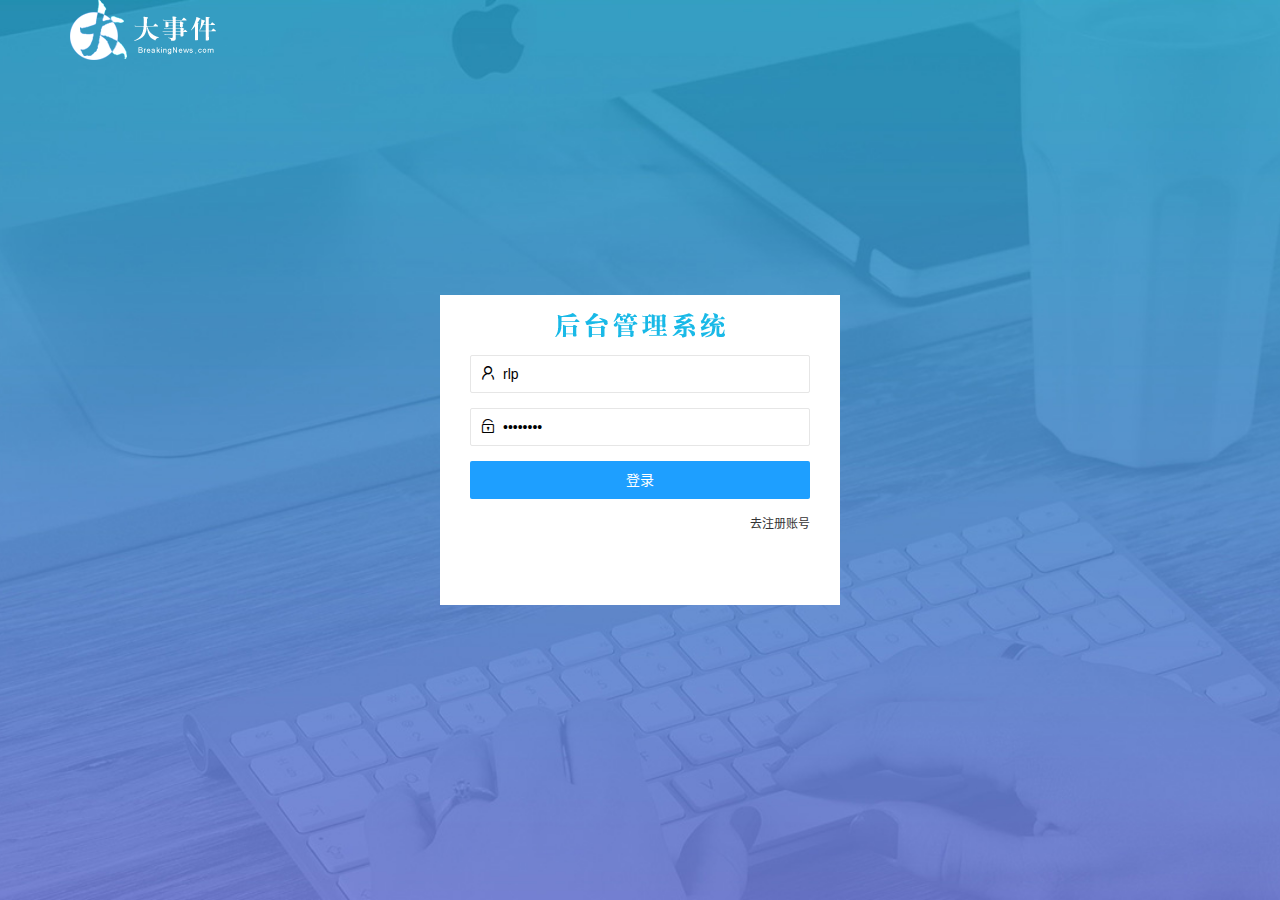
<file: login.html>
<!DOCTYPE html>
<html lang="zh-CN">

<head>
    <meta charset="UTF-8">
    <meta name="viewport" content="width=device-width, initial-scale=1.0">
    <title>大事件-登录/注册页面</title>
    <!-- 导入layui的样式表 -->
    <link rel="stylesheet" href="/assets/lib/layui/css/layui.css">
    <!-- 引入自己样式文件 -->
    <link rel="stylesheet" href="/assets/css/login.css">

</head>

<body>
    <!-- 1.顶部logo区域 -->
    <div class="layui-main">
        <img src="/assets/images/logo.png" alt="">
    </div>

    <!-- 2.登录注册区域 -->
    <div class="loginAndRegBox">
        <!-- 2.1注册和登录标题图片 -->
        <div class="title-box"></div>
        <!-- 2.2登录的div -->
        <div class="login-box">
            <!-- 登陆的表单 -->
            <form class="layui-form" id="form_login">
                <!-- 表单项1：用户名 -->
                <div class="layui-form-item">
                    <i class="layui-icon layui-icon-username"></i>
                    <input type="text" value="rlp" name="username" required lay-verify="required" placeholder="请输入用户名" autocomplete="off" class="layui-input">
                </div>
                <!-- 表单项2：密码 -->
                <div class="layui-form-item">
                    <i class="layui-icon layui-icon-password"></i>
                    <input type="password" value="19980129" name="password" required lay-verify="required|pwd" placeholder="请输入密码" autocomplete="off" class="layui-input">
                </div>
                <!-- 表单项3：登录按钮 -->
                <div class="layui-form-item">
                    <!-- lay-submit属性(不是属性值)必须存在，后面会有submit事件绑定 -->
                    <button class="layui-btn layui-btn-fluid layui-btn-normal" lay-submit>登录</button>
                </div>
                <!-- 表单项4：a链接 -->
                <div class="layui-form-item links">
                    <a href="javascript:;" id="link_reg">去注册账号</a>
                </div>
            </form>
        </div>
        <!-- 2.3注册的div -->
        <div class="reg-box" style="display: none;">
            <!-- 注册的表单 -->
            <form class="layui-form" id="form_reg">
                <!-- 表单项1：用户名 -->
                <div class="layui-form-item">
                    <i class="layui-icon layui-icon-username"></i>
                    <input type="text" name="username" required lay-verify="required" placeholder="请输入用户名" autocomplete="off" class="layui-input">
                </div>
                <!-- 表单项2：密码 -->
                <div class="layui-form-item">
                    <i class="layui-icon layui-icon-password"></i>
                    <input type="text" name="password" required lay-verify="required|pwd" placeholder="请输入密码" autocomplete="off" class="layui-input">
                </div>
                <!-- 表单项3：再次确认密码 -->
                <div class="layui-form-item">
                    <i class="layui-icon layui-icon-password"></i>
                    <input type="text" name="repassword" required lay-verify="required|pwd|repwd" placeholder="再次确认密码" autocomplete="off" class="layui-input">
                </div>
                <!-- 表单项4：登录按钮 -->
                <div class="layui-form-item">
                    <!-- lay-submit属性必须存在，后面会有submit事件绑定 -->
                    <button class="layui-btn layui-btn-fluid  layui-btn-normal" lay-submit>注册</button>
                </div>
                <!-- 表单项5：a链接 -->
                <div class="layui-form-item links">
                    <a href="javascript:;" id="link_login">去登录</a>
                </div>
            </form>

        </div>
    </div>
    <!-- 导入Layui的js文件(相对于jQ可上可下，但必须在login.js之前) -->
    <script src="/assets/lib/layui/layui.all.js"></script>
    <!-- 导入jQuery文件(必须在login.js之前) -->
    <script src="/assets/lib/jquery.js"></script>
    <!-- 导入自己封装的baseApI.js文件(依赖jQ) -->
    <script src="/assets/js/baseAPI.js"></script>
    <!-- 导入自己的js文件(依赖jQ和Layui) -->
    <script src="/assets/js/login.js"></script>
</body>

</html>
</file>
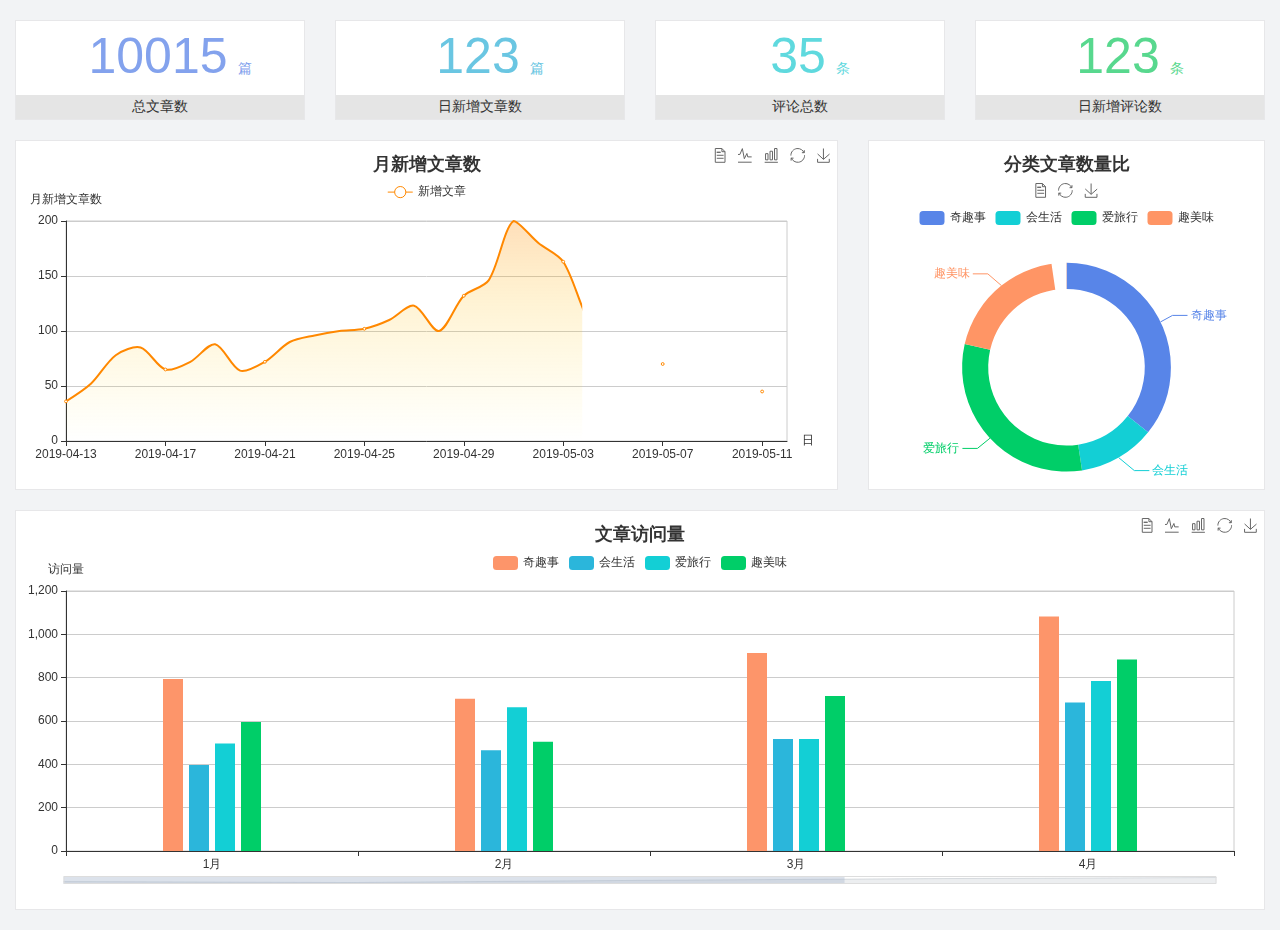
<file: home/dashboard.html>
<!DOCTYPE html>
<html lang="en">

<head>
  <meta charset="UTF-8">
  <meta name="viewport" content="width=device-width, initial-scale=1.0">
  <meta http-equiv="X-UA-Compatible" content="ie=edge">
  <title>图表统计</title>
  <link rel="stylesheet" href="../../assets/lib/bootstrap.css" />
  <link rel="stylesheet" href="../../assets/lib/main.css" />
  <script src="../../assets/lib/jquery.js"></script>
  <script type="text/javascript" src="../../assets/lib/echarts.min.js"></script>
</head>

<body>
  <div class="container-fluid">
    <div class="row spannel_list">
      <div class="col-sm-3 col-xs-6">
        <div class="spannel">
          <em>10015</em><span>篇</span>
          <b>总文章数</b>
        </div>
      </div>
      <div class="col-sm-3 col-xs-6">
        <div class="spannel scolor01">
          <em>123</em><span>篇</span>
          <b>日新增文章数</b>
        </div>
      </div>
      <div class="col-sm-3 col-xs-6">
        <div class="spannel scolor02">
          <em>35</em><span>条</span>
          <b>评论总数</b>
        </div>
      </div>
      <div class="col-sm-3 col-xs-6">
        <div class="spannel scolor03">
          <em>123</em><span>条</span>
          <b>日新增评论数</b>
        </div>
      </div>
    </div>
  </div>

  <div class="container-fluid">
    <div class="row curve-pie">
      <div class="col-lg-8 col-md-8">
        <div class="gragh_pannel" id="curve_show"></div>
      </div>
      <div class="col-lg-4 col-md-4">
        <div class="gragh_pannel" id="pie_show"></div>
      </div>
    </div>
  </div>

  <div class="container-fluid">
    <div class="column_pannel" id="column_show"></div>
  </div>

  <script>
    var oChart = echarts.init(document.getElementById('curve_show'));
    var aList_all = [
      { 'count': 36, 'date': '2019-04-13' },
      { 'count': 52, 'date': '2019-04-14' },
      { 'count': 78, 'date': '2019-04-15' },
      { 'count': 85, 'date': '2019-04-16' },
      { 'count': 65, 'date': '2019-04-17' },
      { 'count': 72, 'date': '2019-04-18' },
      { 'count': 88, 'date': '2019-04-19' },
      { 'count': 64, 'date': '2019-04-20' },
      { 'count': 72, 'date': '2019-04-21' },
      { 'count': 90, 'date': '2019-04-22' },
      { 'count': 96, 'date': '2019-04-23' },
      { 'count': 100, 'date': '2019-04-24' },
      { 'count': 102, 'date': '2019-04-25' },
      { 'count': 110, 'date': '2019-04-26' },
      { 'count': 123, 'date': '2019-04-27' },
      { 'count': 100, 'date': '2019-04-28' },
      { 'count': 132, 'date': '2019-04-29' },
      { 'count': 146, 'date': '2019-04-30' },
      { 'count': 200, 'date': '2019-05-01' },
      { 'count': 180, 'date': '2019-05-02' },
      { 'count': 163, 'date': '2019-05-03' },
      { 'count': 110, 'date': '2019-05-04' },
      { 'count': 80, 'date': '2019-05-05' },
      { 'count': 82, 'date': '2019-05-06' },
      { 'count': 70, 'date': '2019-05-07' },
      { 'count': 65, 'date': '2019-05-08' },
      { 'count': 54, 'date': '2019-05-09' },
      { 'count': 40, 'date': '2019-05-10' },
      { 'count': 45, 'date': '2019-05-11' },
      { 'count': 38, 'date': '2019-05-12' },
    ];

    let aCount = [];
    let aDate = [];

    for (var i = 0; i < aList_all.length; i++) {
      aCount.push(aList_all[i].count);
      aDate.push(aList_all[i].date);
    }

    var chartopt = {
      title: {
        text: '月新增文章数',
        left: 'center',
        top: '10'
      },
      tooltip: {
        trigger: 'axis'
      },
      legend: {
        data: ['新增文章'],
        top: '40'
      },
      toolbox: {
        show: true,
        feature: {
          mark: { show: true },
          dataView: { show: true, readOnly: false },
          magicType: { show: true, type: ['line', 'bar'] },
          restore: { show: true },
          saveAsImage: { show: true }
        }
      },
      calculable: true,
      xAxis: [
        {
          name: '日',
          type: 'category',
          boundaryGap: false,
          data: aDate
        }
      ],
      yAxis: [
        {
          name: '月新增文章数',
          type: 'value'
        }
      ],
      series: [
        {
          name: '新增文章',
          type: 'line',
          smooth: true,
          itemStyle: { normal: { areaStyle: { type: 'default' }, color: '#f80' }, lineStyle: { color: '#f80' } },
          data: aCount
        }],
      areaStyle: {
        normal: {
          color: new echarts.graphic.LinearGradient(0, 0, 0, 1, [{
            offset: 0,
            color: 'rgba(255,136,0,0.39)'
          }, {
            offset: .34,
            color: 'rgba(255,180,0,0.25)'
          }, {
            offset: 1,
            color: 'rgba(255,222,0,0.00)'
          }])

        }
      },
      grid: {
        show: true,
        x: 50,
        x2: 50,
        y: 80,
        height: 220
      }
    };

    oChart.setOption(chartopt);


    var oPie = echarts.init(document.getElementById('pie_show'));
    var oPieopt =
    {
      title: {
        top: 10,
        text: '分类文章数量比',
        x: 'center'
      },
      tooltip: {
        trigger: 'item',
        formatter: "{a} <br/>{b} : {c} ({d}%)"
      },
      color: ['#5885e8', '#13cfd5', '#00ce68', '#ff9565'],
      legend: {
        x: 'center',
        top: 65,
        data: ['奇趣事', '会生活', '爱旅行', '趣美味']
      },
      toolbox: {
        show: true,
        x: 'center',
        top: 35,
        feature: {
          mark: { show: true },
          dataView: { show: true, readOnly: false },
          magicType: {
            show: true,
            type: ['pie', 'funnel'],
            option: {
              funnel: {
                x: '25%',
                width: '50%',
                funnelAlign: 'left',
                max: 1548
              }
            }
          },
          restore: { show: true },
          saveAsImage: { show: true }
        }
      },
      calculable: true,
      series: [
        {
          name: '访问来源',
          type: 'pie',
          radius: ['45%', '60%'],
          center: ['50%', '65%'],
          data: [
            { value: 300, name: '奇趣事' },
            { value: 100, name: '会生活' },
            { value: 260, name: '爱旅行' },
            { value: 180, name: '趣美味' }
          ]
        }
      ]
    };
    oPie.setOption(oPieopt);



    var oColumn = this.echarts.init(document.getElementById('column_show'));
    var oColumnopt =
    {
      title: {
        text: '文章访问量',
        left: 'center',
        top: '10'
      },
      tooltip: {
        trigger: 'axis'
      },
      legend: {
        data: ['奇趣事', '会生活', '爱旅行', '趣美味'],
        top: '40'
      },
      toolbox: {
        show: true,
        feature: {
          mark: { show: true },
          dataView: { show: true, readOnly: false },
          magicType: { show: true, type: ['line', 'bar'] },
          restore: { show: true },
          saveAsImage: { show: true }
        }
      },
      calculable: true,
      xAxis: [
        {
          type: 'category',
          data: ['1月', '2月', '3月', '4月', '5月']
        }
      ],
      yAxis: [
        {
          name: '访问量',
          type: 'value'
        }
      ],
      series: [
        {
          name: '奇趣事',
          type: 'bar',
          barWidth: 20,
          itemStyle: {
            normal: { areaStyle: { type: 'default' }, color: '#fd956a' }
          },
          data: [800, 708, 920, 1090, 1200]
        },
        {
          name: '会生活',
          type: 'bar',
          barWidth: 20,
          itemStyle: {
            normal: { areaStyle: { type: 'default' }, color: '#2bb6db' }
          },
          data: [400, 468, 520, 690, 800]
        },
        {
          name: '爱旅行',
          type: 'bar',
          barWidth: 20,
          itemStyle: {
            normal: { areaStyle: { type: 'default' }, color: '#13cfd5' }
          },
          data: [500, 668, 520, 790, 900]
        },
        {
          name: '趣美味',
          type: 'bar',
          barWidth: 20,
          itemStyle: {
            normal: { areaStyle: { type: 'default' }, color: '#00ce68' }
          },
          data: [600, 508, 720, 890, 1000]
        }
      ],
      grid: {
        show: true,
        x: 50,
        x2: 30,
        y: 80,
        height: 260
      },
      dataZoom: [//给x轴设置滚动条
        {
          start: 0,//默认为0
          end: 100 - 1000 / 31,//默认为100
          type: 'slider',
          show: true,
          xAxisIndex: [0],
          handleSize: 0,//滑动条的 左右2个滑动条的大小
          height: 8,//组件高度
          left: 45, //左边的距离
          right: 50,//右边的距离
          bottom: 26,//右边的距离
          handleColor: '#ddd',//h滑动图标的颜色
          handleStyle: {
            borderColor: "#cacaca",
            borderWidth: "1",
            shadowBlur: 2,
            background: "#ddd",
            shadowColor: "#ddd",
          }
        }]
    };
    oColumn.setOption(oColumnopt);
  </script>
</body>

</html>
</file>
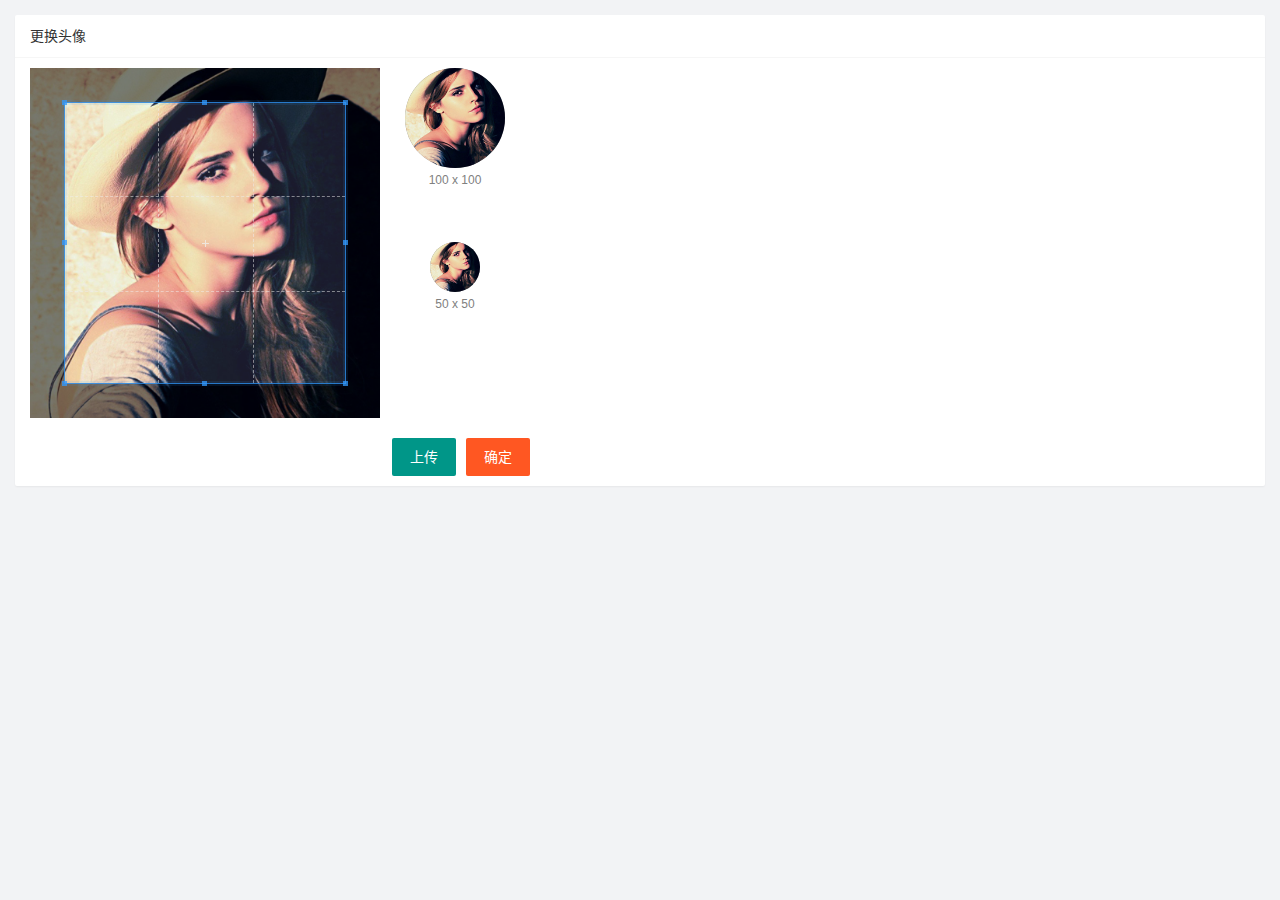
<file: user/user_avatar.html>
<!DOCTYPE html>
<html lang="zh-CN">

<head>
    <meta charset="UTF-8">
    <meta name="viewport" content="width=device-width, initial-scale=1.0">
    <title>更换头像面板</title>
    <!-- 引入layui样式 -->
    <link rel="stylesheet" href="/assets/lib/layui/css/layui.css">
    <!-- 引入cropper样式表 -->
    <link rel="stylesheet" href="/assets/lib/cropper/cropper.css">
    <!-- 引入自己样式 -->
    <link rel="stylesheet" href="/assets/css/user/user_avatar.css">
</head>

<body>
    <div class="layui-card">
        <div class="layui-card-header">更换头像</div>
        <div class="layui-card-body">
            <!-- 第一行的图片裁剪和预览区域 -->
            <div class="row1">
                <!-- 左：图片裁剪区域 -->
                <div class="cropper-box">
                    <!-- 这个 img 标签很重要，将来会把它初始化为裁剪区域 -->
                    <img id="image" src="/assets/images/sample.jpg" />
                </div>
                <!-- 右：图片的预览区域 -->
                <div class="preview-box">
                    <div>
                        <!-- 宽高为 100px 的预览区域 -->
                        <div class="img-preview w100"></div>
                        <p class="size">100 x 100</p>
                    </div>
                    <div>
                        <!-- 宽高为 50px 的预览区域 -->
                        <div class="img-preview w50"></div>
                        <p class="size">50 x 50</p>
                    </div>
                </div>
            </div>
            <!-- 第二行的按钮区域 -->
            <div class="row2">
                <!-- 通过accept属性可以指定允许用户选择什么类型的文件 -->
                <input type="file" id="file" accept="image/png,image/jpeg">
                <button type="button" class="layui-btn" id="btnChooseImage">上传</button>
                <button type="button" class="layui-btn layui-btn-danger" id="btnUpload">确定</button>
            </div>
        </div>
    </div>
    <!-- 引入laiui.all.js -->
    <script src="/assets/lib/layui/layui.all.js"></script>
    <!-- 引入jQuery -->
    <script src="/assets/lib/jquery.js"></script>
    <!-- 引入Cropper.js -->
    <script src="/assets/lib/cropper/Cropper.js"></script>
    <!-- 引入jquery-cropper.js -->
    <script src="/assets/lib/cropper/jquery-cropper.js"></script>
    <!-- 引入baseAPI -->
    <script src="/assets/js/baseAPI.js"></script>
    <!-- 引入自己js -->
    <script src="/assets/js/user/user_avatar.js"></script>
</body>

</html>
</file>
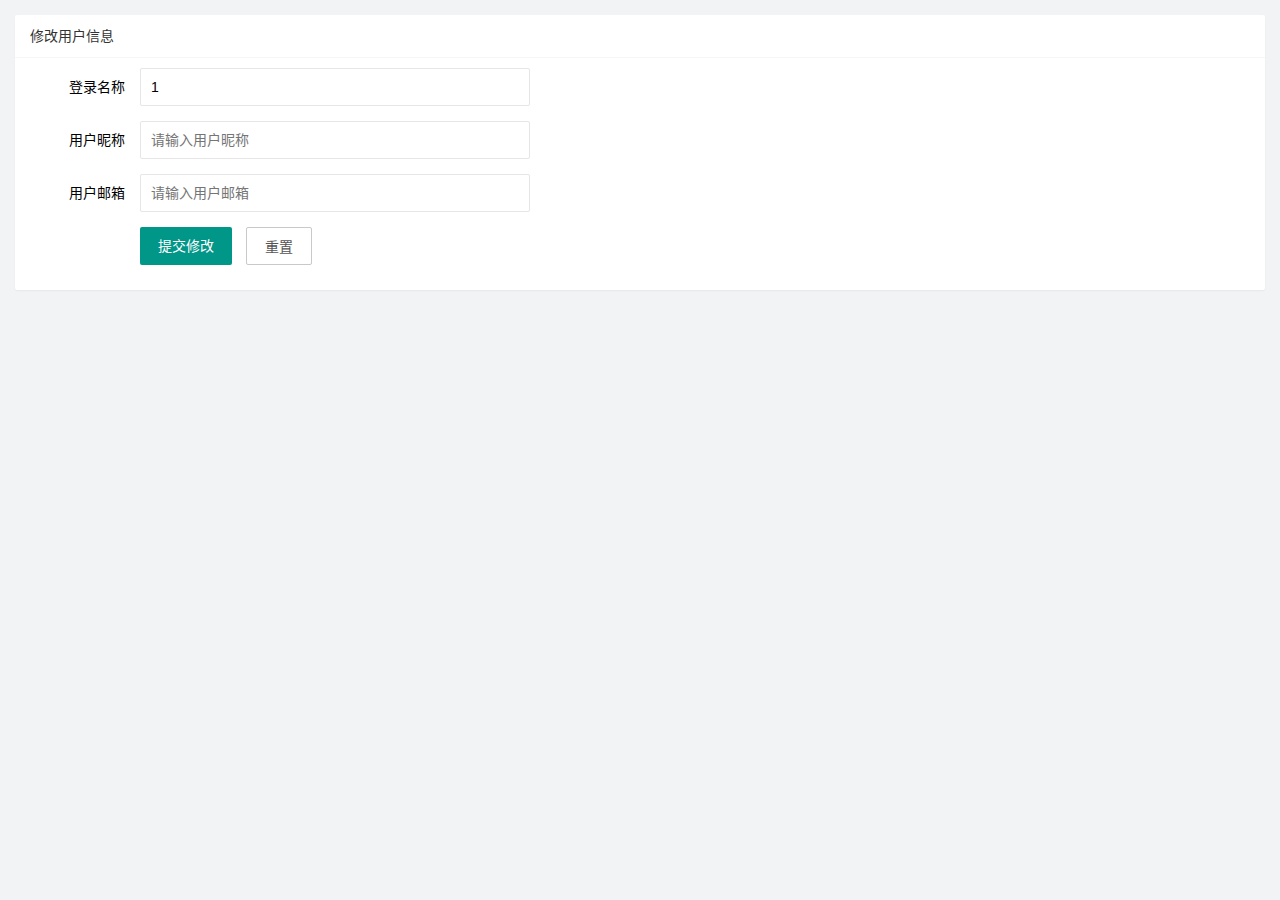
<file: user/user_info.html>
<!DOCTYPE html>
<html lang="zh-CN">

<head>
    <meta charset="UTF-8">
    <meta name="viewport" content="width=device-width, initial-scale=1.0">
    <title>Document</title>
    <!-- 引入layui样式 -->
    <link rel="stylesheet" href="/assets/lib/layui/css/layui.css">
    <!-- 引入自己样式 -->
    <link rel="stylesheet" href="/assets/css/user/user_info.css">
</head>

<body>
    <!-- 卡片区域 -->
    <div class="layui-card">
        <div class="layui-card-header">修改用户信息</div>
        <div class="layui-card-body">
            <!-- form 表单区域 -->
            <form class="layui-form" lay-filter="formUserInfo">
                <!-- 隐藏域：记录和收集id -->
                <input type="hidden" name="id" value="" />
                <!-- 登录名称 -->
                <div class="layui-form-item">
                    <label class="layui-form-label">登录名称</label>
                    <div class="layui-input-block">
                        <input value="1" type="text" name="username" required lay-verify="required" placeholder="请输入登录名称" autocomplete="off" class="layui-input" readonly />
                    </div>
                </div>
                <!-- 用户昵称 -->
                <div class="layui-form-item">
                    <label class="layui-form-label">用户昵称</label>
                    <div class="layui-input-block">
                        <input type="text" name="nickname" required lay-verify="required|nickname" placeholder="请输入用户昵称" autocomplete="off" class="layui-input" />
                    </div>
                </div>
                <!-- 用户邮箱 -->
                <div class="layui-form-item">
                    <label class="layui-form-label">用户邮箱</label>
                    <div class="layui-input-block">
                        <input type="text" name="email" required lay-verify="required|email" placeholder="请输入用户邮箱" autocomplete="off" class="layui-input" />
                    </div>
                </div>
                <!-- 提交按钮 -->
                <div class="layui-form-item">
                    <div class="layui-input-block">
                        <button class="layui-btn" lay-submit lay-filter="formDemo">提交修改</button>
                        <button type="reset" class="layui-btn layui-btn-primary" id="btnReset">重置</button>
                    </div>
                </div>
            </form>
        </div>
    </div>
    <!-- 导入layui.all.js文件 -->
    <script src="/assets/lib/layui/layui.all.js"></script>
    <!-- 导入jQuery -->
    <script src="/assets/lib/jquery.js"></script>
    <!-- 导入封装的baseApI.js -->
    <script src="/assets/js/baseAPI.js"></script>
    <!-- 导入自己js文件 -->
    <script src="/assets/js/user/user_info.js"></script>
</body>

</html>
</file>
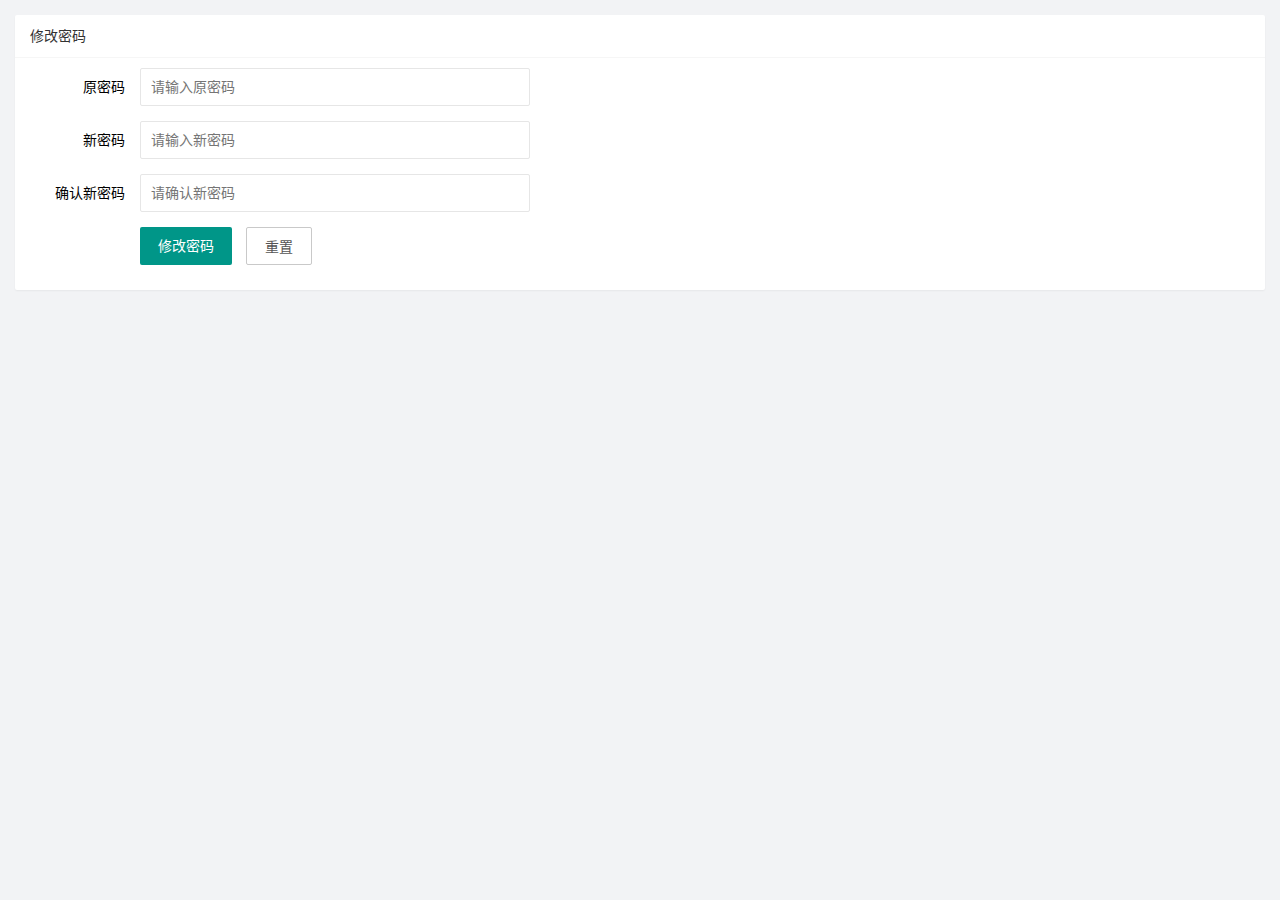
<file: user/user_pwd.html>
<!DOCTYPE html>
<html lang="zh-CN">

<head>
    <meta charset="UTF-8">
    <meta name="viewport" content="width=device-width, initial-scale=1.0">
    <title>基本资料面板</title>
    <!-- 引入layui样式表 -->
    <link rel="stylesheet" href="/assets/lib/layui/css/layui.css">
    <!-- 引入自己样式表 -->
    <link rel="stylesheet" href="/assets/css/user/user_pwd.css">
</head>

<body>
    <div class="layui-card">
        <div class="layui-card-header">修改密码</div>
        <div class="layui-card-body">
            <form class="layui-form" action="">
                <div class="layui-form-item">
                    <label class="layui-form-label">原密码</label>
                    <div class="layui-input-block">
                        <input type="text" name="oldPwd" required lay-verify="required|pwd" placeholder="请输入原密码" autocomplete="off" class="layui-input">
                    </div>
                </div>
                <div class="layui-form-item">
                    <label class="layui-form-label">新密码</label>
                    <div class="layui-input-block">
                        <input type="text" name="newPwd" required lay-verify="required|pwd|samePwd" placeholder="请输入新密码" autocomplete="off" class="layui-input">
                    </div>
                </div>
                <div class="layui-form-item">
                    <label class="layui-form-label">确认新密码</label>
                    <div class="layui-input-block">
                        <input type="text" name="rePwd" required lay-verify="required|pwd|rePwd" placeholder="请确认新密码" autocomplete="off" class="layui-input">
                    </div>
                </div>
                <div class="layui-form-item">
                    <div class="layui-input-block">
                        <button class="layui-btn" lay-submit lay-filter="formDemo">修改密码</button>
                        <button type="reset" class="layui-btn layui-btn-primary">重置</button>
                    </div>
                </div>
            </form>
        </div>
    </div>
    <!-- 引入layui.all.js文件 -->
    <script src="/assets/lib/layui/layui.all.js"></script>
    <!-- 引入jQuery -->
    <script src="/assets/lib/jquery.js"></script>
    <!-- 引入baseAPI -->
    <script src="/assets/js/baseAPI.js"></script>
    <!-- 引入自己js -->
    <script src="/assets/js/user/user_pwd.js"></script>

</body>

</html>
</file>
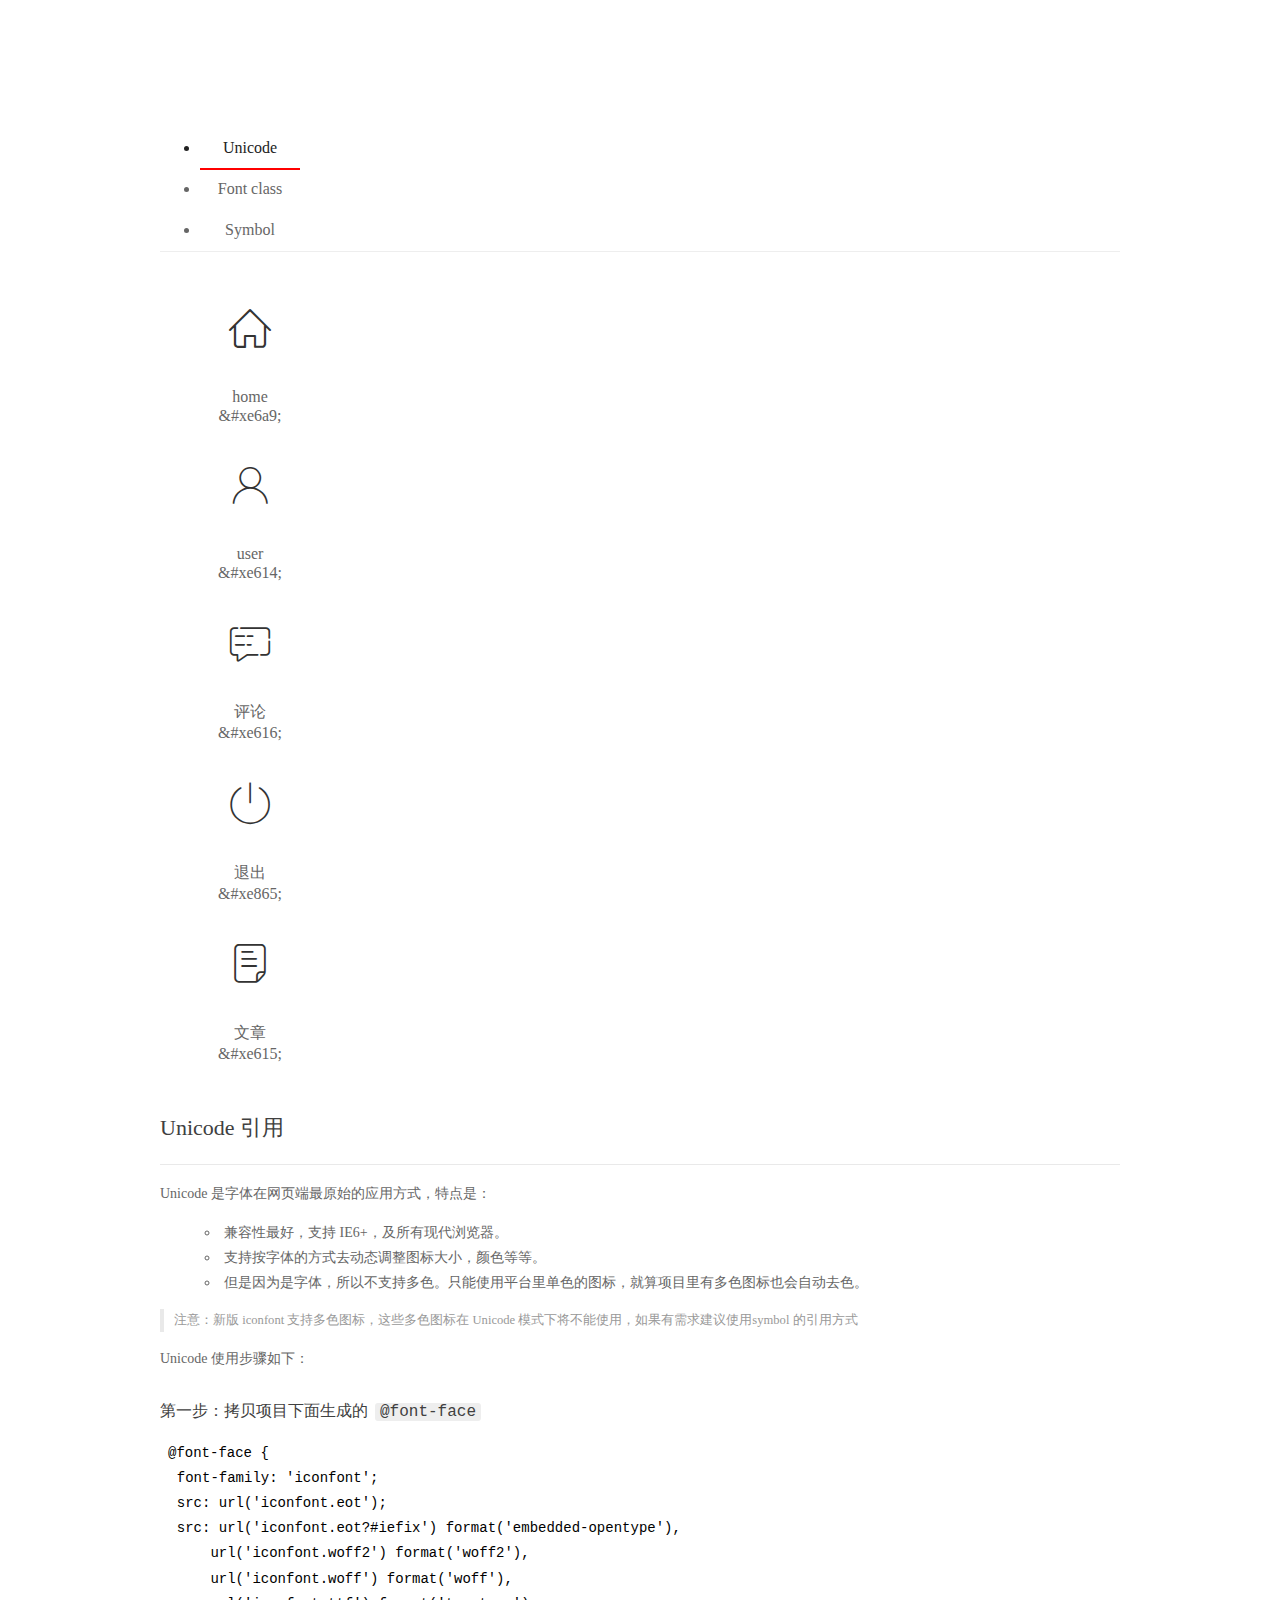
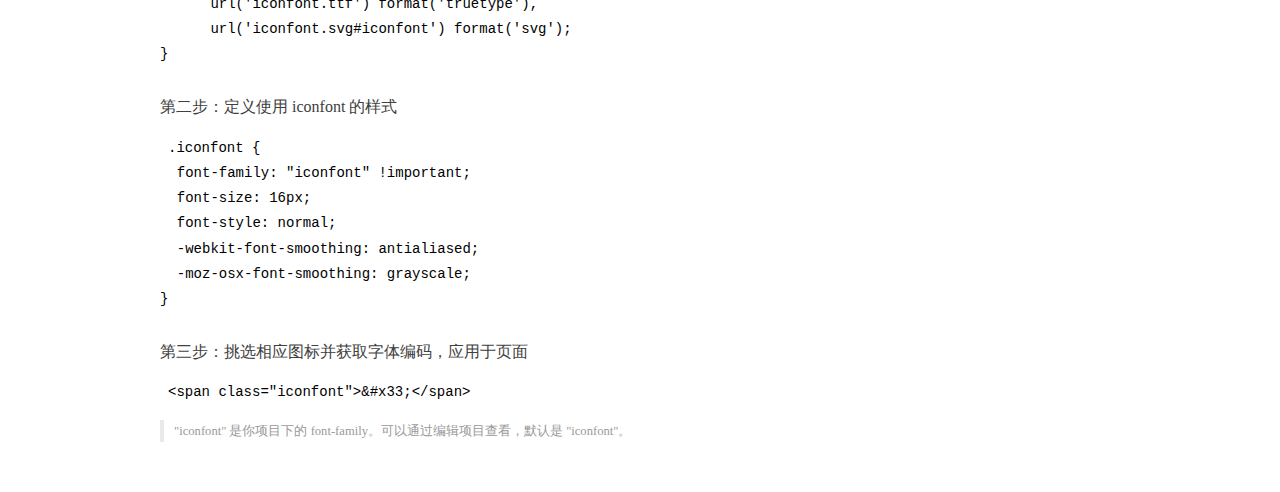
<file: assets/fonts/demo_index.html>
<!DOCTYPE html>
<html>
<head>
  <meta charset="utf-8"/>
  <title>IconFont Demo</title>
  <link rel="shortcut icon" href="https://gtms04.alicdn.com/tps/i4/TB1_oz6GVXXXXaFXpXXJDFnIXXX-64-64.ico" type="image/x-icon"/>
  <link rel="stylesheet" href="https://g.alicdn.com/thx/cube/1.3.2/cube.min.css">
  <link rel="stylesheet" href="demo.css">
  <link rel="stylesheet" href="iconfont.css">
  <script src="iconfont.js"></script>
  <!-- jQuery -->
  <script src="https://a1.alicdn.com/oss/uploads/2018/12/26/7bfddb60-08e8-11e9-9b04-53e73bb6408b.js"></script>
  <!-- 代码高亮 -->
  <script src="https://a1.alicdn.com/oss/uploads/2018/12/26/a3f714d0-08e6-11e9-8a15-ebf944d7534c.js"></script>
</head>
<body>
  <div class="main">
    <h1 class="logo"><a href="https://www.iconfont.cn/" title="iconfont 首页" target="_blank">&#xe86b;</a></h1>
    <div class="nav-tabs">
      <ul id="tabs" class="dib-box">
        <li class="dib active"><span>Unicode</span></li>
        <li class="dib"><span>Font class</span></li>
        <li class="dib"><span>Symbol</span></li>
      </ul>
      
    </div>
    <div class="tab-container">
      <div class="content unicode" style="display: block;">
          <ul class="icon_lists dib-box">
          
            <li class="dib">
              <span class="icon iconfont">&#xe6a9;</span>
                <div class="name">home</div>
                <div class="code-name">&amp;#xe6a9;</div>
              </li>
          
            <li class="dib">
              <span class="icon iconfont">&#xe614;</span>
                <div class="name">user</div>
                <div class="code-name">&amp;#xe614;</div>
              </li>
          
            <li class="dib">
              <span class="icon iconfont">&#xe616;</span>
                <div class="name">评论</div>
                <div class="code-name">&amp;#xe616;</div>
              </li>
          
            <li class="dib">
              <span class="icon iconfont">&#xe865;</span>
                <div class="name">退出</div>
                <div class="code-name">&amp;#xe865;</div>
              </li>
          
            <li class="dib">
              <span class="icon iconfont">&#xe615;</span>
                <div class="name">文章</div>
                <div class="code-name">&amp;#xe615;</div>
              </li>
          
          </ul>
          <div class="article markdown">
          <h2 id="unicode-">Unicode 引用</h2>
          <hr>

          <p>Unicode 是字体在网页端最原始的应用方式，特点是：</p>
          <ul>
            <li>兼容性最好，支持 IE6+，及所有现代浏览器。</li>
            <li>支持按字体的方式去动态调整图标大小，颜色等等。</li>
            <li>但是因为是字体，所以不支持多色。只能使用平台里单色的图标，就算项目里有多色图标也会自动去色。</li>
          </ul>
          <blockquote>
            <p>注意：新版 iconfont 支持多色图标，这些多色图标在 Unicode 模式下将不能使用，如果有需求建议使用symbol 的引用方式</p>
          </blockquote>
          <p>Unicode 使用步骤如下：</p>
          <h3 id="-font-face">第一步：拷贝项目下面生成的 <code>@font-face</code></h3>
<pre><code class="language-css"
>@font-face {
  font-family: 'iconfont';
  src: url('iconfont.eot');
  src: url('iconfont.eot?#iefix') format('embedded-opentype'),
      url('iconfont.woff2') format('woff2'),
      url('iconfont.woff') format('woff'),
      url('iconfont.ttf') format('truetype'),
      url('iconfont.svg#iconfont') format('svg');
}
</code></pre>
          <h3 id="-iconfont-">第二步：定义使用 iconfont 的样式</h3>
<pre><code class="language-css"
>.iconfont {
  font-family: "iconfont" !important;
  font-size: 16px;
  font-style: normal;
  -webkit-font-smoothing: antialiased;
  -moz-osx-font-smoothing: grayscale;
}
</code></pre>
          <h3 id="-">第三步：挑选相应图标并获取字体编码，应用于页面</h3>
<pre>
<code class="language-html"
>&lt;span class="iconfont"&gt;&amp;#x33;&lt;/span&gt;
</code></pre>
          <blockquote>
            <p>"iconfont" 是你项目下的 font-family。可以通过编辑项目查看，默认是 "iconfont"。</p>
          </blockquote>
          </div>
      </div>
      <div class="content font-class">
        <ul class="icon_lists dib-box">
          
          <li class="dib">
            <span class="icon iconfont icon-home"></span>
            <div class="name">
              home
            </div>
            <div class="code-name">.icon-home
            </div>
          </li>
          
          <li class="dib">
            <span class="icon iconfont icon-user"></span>
            <div class="name">
              user
            </div>
            <div class="code-name">.icon-user
            </div>
          </li>
          
          <li class="dib">
            <span class="icon iconfont icon-pinglun"></span>
            <div class="name">
              评论
            </div>
            <div class="code-name">.icon-pinglun
            </div>
          </li>
          
          <li class="dib">
            <span class="icon iconfont icon-tuichu"></span>
            <div class="name">
              退出
            </div>
            <div class="code-name">.icon-tuichu
            </div>
          </li>
          
          <li class="dib">
            <span class="icon iconfont icon-16"></span>
            <div class="name">
              文章
            </div>
            <div class="code-name">.icon-16
            </div>
          </li>
          
        </ul>
        <div class="article markdown">
        <h2 id="font-class-">font-class 引用</h2>
        <hr>

        <p>font-class 是 Unicode 使用方式的一种变种，主要是解决 Unicode 书写不直观，语意不明确的问题。</p>
        <p>与 Unicode 使用方式相比，具有如下特点：</p>
        <ul>
          <li>兼容性良好，支持 IE8+，及所有现代浏览器。</li>
          <li>相比于 Unicode 语意明确，书写更直观。可以很容易分辨这个 icon 是什么。</li>
          <li>因为使用 class 来定义图标，所以当要替换图标时，只需要修改 class 里面的 Unicode 引用。</li>
          <li>不过因为本质上还是使用的字体，所以多色图标还是不支持的。</li>
        </ul>
        <p>使用步骤如下：</p>
        <h3 id="-fontclass-">第一步：引入项目下面生成的 fontclass 代码：</h3>
<pre><code class="language-html">&lt;link rel="stylesheet" href="./iconfont.css"&gt;
</code></pre>
        <h3 id="-">第二步：挑选相应图标并获取类名，应用于页面：</h3>
<pre><code class="language-html">&lt;span class="iconfont icon-xxx"&gt;&lt;/span&gt;
</code></pre>
        <blockquote>
          <p>"
            iconfont" 是你项目下的 font-family。可以通过编辑项目查看，默认是 "iconfont"。</p>
        </blockquote>
      </div>
      </div>
      <div class="content symbol">
          <ul class="icon_lists dib-box">
          
            <li class="dib">
                <svg class="icon svg-icon" aria-hidden="true">
                  <use xlink:href="#icon-home"></use>
                </svg>
                <div class="name">home</div>
                <div class="code-name">#icon-home</div>
            </li>
          
            <li class="dib">
                <svg class="icon svg-icon" aria-hidden="true">
                  <use xlink:href="#icon-user"></use>
                </svg>
                <div class="name">user</div>
                <div class="code-name">#icon-user</div>
            </li>
          
            <li class="dib">
                <svg class="icon svg-icon" aria-hidden="true">
                  <use xlink:href="#icon-pinglun"></use>
                </svg>
                <div class="name">评论</div>
                <div class="code-name">#icon-pinglun</div>
            </li>
          
            <li class="dib">
                <svg class="icon svg-icon" aria-hidden="true">
                  <use xlink:href="#icon-tuichu"></use>
                </svg>
                <div class="name">退出</div>
                <div class="code-name">#icon-tuichu</div>
            </li>
          
            <li class="dib">
                <svg class="icon svg-icon" aria-hidden="true">
                  <use xlink:href="#icon-16"></use>
                </svg>
                <div class="name">文章</div>
                <div class="code-name">#icon-16</div>
            </li>
          
          </ul>
          <div class="article markdown">
          <h2 id="symbol-">Symbol 引用</h2>
          <hr>

          <p>这是一种全新的使用方式，应该说这才是未来的主流，也是平台目前推荐的用法。相关介绍可以参考这篇<a href="">文章</a>
            这种用法其实是做了一个 SVG 的集合，与另外两种相比具有如下特点：</p>
          <ul>
            <li>支持多色图标了，不再受单色限制。</li>
            <li>通过一些技巧，支持像字体那样，通过 <code>font-size</code>, <code>color</code> 来调整样式。</li>
            <li>兼容性较差，支持 IE9+，及现代浏览器。</li>
            <li>浏览器渲染 SVG 的性能一般，还不如 png。</li>
          </ul>
          <p>使用步骤如下：</p>
          <h3 id="-symbol-">第一步：引入项目下面生成的 symbol 代码：</h3>
<pre><code class="language-html">&lt;script src="./iconfont.js"&gt;&lt;/script&gt;
</code></pre>
          <h3 id="-css-">第二步：加入通用 CSS 代码（引入一次就行）：</h3>
<pre><code class="language-html">&lt;style&gt;
.icon {
  width: 1em;
  height: 1em;
  vertical-align: -0.15em;
  fill: currentColor;
  overflow: hidden;
}
&lt;/style&gt;
</code></pre>
          <h3 id="-">第三步：挑选相应图标并获取类名，应用于页面：</h3>
<pre><code class="language-html">&lt;svg class="icon" aria-hidden="true"&gt;
  &lt;use xlink:href="#icon-xxx"&gt;&lt;/use&gt;
&lt;/svg&gt;
</code></pre>
          </div>
      </div>

    </div>
  </div>
  <script>
  $(document).ready(function () {
      $('.tab-container .content:first').show()

      $('#tabs li').click(function (e) {
        var tabContent = $('.tab-container .content')
        var index = $(this).index()

        if ($(this).hasClass('active')) {
          return
        } else {
          $('#tabs li').removeClass('active')
          $(this).addClass('active')

          tabContent.hide().eq(index).fadeIn()
        }
      })
    })
  </script>
</body>
</html>
</file>
<file: assets/lib/layui/css/layui.css>
/** layui-v2.5.5 MIT License By https://www.layui.com */
 .layui-inline,img{display:inline-block;vertical-align:middle}h1,h2,h3,h4,h5,h6{font-weight:400}.layui-edge,.layui-header,.layui-inline,.layui-main{position:relative}.layui-body,.layui-edge,.layui-elip{overflow:hidden}.layui-btn,.layui-edge,.layui-inline,img{vertical-align:middle}.layui-btn,.layui-disabled,.layui-icon,.layui-unselect{-moz-user-select:none;-webkit-user-select:none;-ms-user-select:none}.layui-elip,.layui-form-checkbox span,.layui-form-pane .layui-form-label{text-overflow:ellipsis;white-space:nowrap}.layui-breadcrumb,.layui-tree-btnGroup{visibility:hidden}blockquote,body,button,dd,div,dl,dt,form,h1,h2,h3,h4,h5,h6,input,li,ol,p,pre,td,textarea,th,ul{margin:0;padding:0;-webkit-tap-highlight-color:rgba(0,0,0,0)}a:active,a:hover{outline:0}img{border:none}li{list-style:none}table{border-collapse:collapse;border-spacing:0}h4,h5,h6{font-size:100%}button,input,optgroup,option,select,textarea{font-family:inherit;font-size:inherit;font-style:inherit;font-weight:inherit;outline:0}pre{white-space:pre-wrap;white-space:-moz-pre-wrap;white-space:-pre-wrap;white-space:-o-pre-wrap;word-wrap:break-word}body{line-height:24px;font:14px Helvetica Neue,Helvetica,PingFang SC,Tahoma,Arial,sans-serif}hr{height:1px;margin:10px 0;border:0;clear:both}a{color:#333;text-decoration:none}a:hover{color:#777}a cite{font-style:normal;*cursor:pointer}.layui-border-box,.layui-border-box *{box-sizing:border-box}.layui-box,.layui-box *{box-sizing:content-box}.layui-clear{clear:both;*zoom:1}.layui-clear:after{content:'\20';clear:both;*zoom:1;display:block;height:0}.layui-inline{*display:inline;*zoom:1}.layui-edge{display:inline-block;width:0;height:0;border-width:6px;border-style:dashed;border-color:transparent}.layui-edge-top{top:-4px;border-bottom-color:#999;border-bottom-style:solid}.layui-edge-right{border-left-color:#999;border-left-style:solid}.layui-edge-bottom{top:2px;border-top-color:#999;border-top-style:solid}.layui-edge-left{border-right-color:#999;border-right-style:solid}.layui-disabled,.layui-disabled:hover{color:#d2d2d2!important;cursor:not-allowed!important}.layui-circle{border-radius:100%}.layui-show{display:block!important}.layui-hide{display:none!important}@font-face{font-family:layui-icon;src:url(../font/iconfont.eot?v=250);src:url(../font/iconfont.eot?v=250#iefix) format('embedded-opentype'),url(../font/iconfont.woff2?v=250) format('woff2'),url(../font/iconfont.woff?v=250) format('woff'),url(../font/iconfont.ttf?v=250) format('truetype'),url(../font/iconfont.svg?v=250#layui-icon) format('svg')}.layui-icon{font-family:layui-icon!important;font-size:16px;font-style:normal;-webkit-font-smoothing:antialiased;-moz-osx-font-smoothing:grayscale}.layui-icon-reply-fill:before{content:"\e611"}.layui-icon-set-fill:before{content:"\e614"}.layui-icon-menu-fill:before{content:"\e60f"}.layui-icon-search:before{content:"\e615"}.layui-icon-share:before{content:"\e641"}.layui-icon-set-sm:before{content:"\e620"}.layui-icon-engine:before{content:"\e628"}.layui-icon-close:before{content:"\1006"}.layui-icon-close-fill:before{content:"\1007"}.layui-icon-chart-screen:before{content:"\e629"}.layui-icon-star:before{content:"\e600"}.layui-icon-circle-dot:before{content:"\e617"}.layui-icon-chat:before{content:"\e606"}.layui-icon-release:before{content:"\e609"}.layui-icon-list:before{content:"\e60a"}.layui-icon-chart:before{content:"\e62c"}.layui-icon-ok-circle:before{content:"\1005"}.layui-icon-layim-theme:before{content:"\e61b"}.layui-icon-table:before{content:"\e62d"}.layui-icon-right:before{content:"\e602"}.layui-icon-left:before{content:"\e603"}.layui-icon-cart-simple:before{content:"\e698"}.layui-icon-face-cry:before{content:"\e69c"}.layui-icon-face-smile:before{content:"\e6af"}.layui-icon-survey:before{content:"\e6b2"}.layui-icon-tree:before{content:"\e62e"}.layui-icon-upload-circle:before{content:"\e62f"}.layui-icon-add-circle:before{content:"\e61f"}.layui-icon-download-circle:before{content:"\e601"}.layui-icon-templeate-1:before{content:"\e630"}.layui-icon-util:before{content:"\e631"}.layui-icon-face-surprised:before{content:"\e664"}.layui-icon-edit:before{content:"\e642"}.layui-icon-speaker:before{content:"\e645"}.layui-icon-down:before{content:"\e61a"}.layui-icon-file:before{content:"\e621"}.layui-icon-layouts:before{content:"\e632"}.layui-icon-rate-half:before{content:"\e6c9"}.layui-icon-add-circle-fine:before{content:"\e608"}.layui-icon-prev-circle:before{content:"\e633"}.layui-icon-read:before{content:"\e705"}.layui-icon-404:before{content:"\e61c"}.layui-icon-carousel:before{content:"\e634"}.layui-icon-help:before{content:"\e607"}.layui-icon-code-circle:before{content:"\e635"}.layui-icon-water:before{content:"\e636"}.layui-icon-username:before{content:"\e66f"}.layui-icon-find-fill:before{content:"\e670"}.layui-icon-about:before{content:"\e60b"}.layui-icon-location:before{content:"\e715"}.layui-icon-up:before{content:"\e619"}.layui-icon-pause:before{content:"\e651"}.layui-icon-date:before{content:"\e637"}.layui-icon-layim-uploadfile:before{content:"\e61d"}.layui-icon-delete:before{content:"\e640"}.layui-icon-play:before{content:"\e652"}.layui-icon-top:before{content:"\e604"}.layui-icon-friends:before{content:"\e612"}.layui-icon-refresh-3:before{content:"\e9aa"}.layui-icon-ok:before{content:"\e605"}.layui-icon-layer:before{content:"\e638"}.layui-icon-face-smile-fine:before{content:"\e60c"}.layui-icon-dollar:before{content:"\e659"}.layui-icon-group:before{content:"\e613"}.layui-icon-layim-download:before{content:"\e61e"}.layui-icon-picture-fine:before{content:"\e60d"}.layui-icon-link:before{content:"\e64c"}.layui-icon-diamond:before{content:"\e735"}.layui-icon-log:before{content:"\e60e"}.layui-icon-rate-solid:before{content:"\e67a"}.layui-icon-fonts-del:before{content:"\e64f"}.layui-icon-unlink:before{content:"\e64d"}.layui-icon-fonts-clear:before{content:"\e639"}.layui-icon-triangle-r:before{content:"\e623"}.layui-icon-circle:before{content:"\e63f"}.layui-icon-radio:before{content:"\e643"}.layui-icon-align-center:before{content:"\e647"}.layui-icon-align-right:before{content:"\e648"}.layui-icon-align-left:before{content:"\e649"}.layui-icon-loading-1:before{content:"\e63e"}.layui-icon-return:before{content:"\e65c"}.layui-icon-fonts-strong:before{content:"\e62b"}.layui-icon-upload:before{content:"\e67c"}.layui-icon-dialogue:before{content:"\e63a"}.layui-icon-video:before{content:"\e6ed"}.layui-icon-headset:before{content:"\e6fc"}.layui-icon-cellphone-fine:before{content:"\e63b"}.layui-icon-add-1:before{content:"\e654"}.layui-icon-face-smile-b:before{content:"\e650"}.layui-icon-fonts-html:before{content:"\e64b"}.layui-icon-form:before{content:"\e63c"}.layui-icon-cart:before{content:"\e657"}.layui-icon-camera-fill:before{content:"\e65d"}.layui-icon-tabs:before{content:"\e62a"}.layui-icon-fonts-code:before{content:"\e64e"}.layui-icon-fire:before{content:"\e756"}.layui-icon-set:before{content:"\e716"}.layui-icon-fonts-u:before{content:"\e646"}.layui-icon-triangle-d:before{content:"\e625"}.layui-icon-tips:before{content:"\e702"}.layui-icon-picture:before{content:"\e64a"}.layui-icon-more-vertical:before{content:"\e671"}.layui-icon-flag:before{content:"\e66c"}.layui-icon-loading:before{content:"\e63d"}.layui-icon-fonts-i:before{content:"\e644"}.layui-icon-refresh-1:before{content:"\e666"}.layui-icon-rmb:before{content:"\e65e"}.layui-icon-home:before{content:"\e68e"}.layui-icon-user:before{content:"\e770"}.layui-icon-notice:before{content:"\e667"}.layui-icon-login-weibo:before{content:"\e675"}.layui-icon-voice:before{content:"\e688"}.layui-icon-upload-drag:before{content:"\e681"}.layui-icon-login-qq:before{content:"\e676"}.layui-icon-snowflake:before{content:"\e6b1"}.layui-icon-file-b:before{content:"\e655"}.layui-icon-template:before{content:"\e663"}.layui-icon-auz:before{content:"\e672"}.layui-icon-console:before{content:"\e665"}.layui-icon-app:before{content:"\e653"}.layui-icon-prev:before{content:"\e65a"}.layui-icon-website:before{content:"\e7ae"}.layui-icon-next:before{content:"\e65b"}.layui-icon-component:before{content:"\e857"}.layui-icon-more:before{content:"\e65f"}.layui-icon-login-wechat:before{content:"\e677"}.layui-icon-shrink-right:before{content:"\e668"}.layui-icon-spread-left:before{content:"\e66b"}.layui-icon-camera:before{content:"\e660"}.layui-icon-note:before{content:"\e66e"}.layui-icon-refresh:before{content:"\e669"}.layui-icon-female:before{content:"\e661"}.layui-icon-male:before{content:"\e662"}.layui-icon-password:before{content:"\e673"}.layui-icon-senior:before{content:"\e674"}.layui-icon-theme:before{content:"\e66a"}.layui-icon-tread:before{content:"\e6c5"}.layui-icon-praise:before{content:"\e6c6"}.layui-icon-star-fill:before{content:"\e658"}.layui-icon-rate:before{content:"\e67b"}.layui-icon-template-1:before{content:"\e656"}.layui-icon-vercode:before{content:"\e679"}.layui-icon-cellphone:before{content:"\e678"}.layui-icon-screen-full:before{content:"\e622"}.layui-icon-screen-restore:before{content:"\e758"}.layui-icon-cols:before{content:"\e610"}.layui-icon-export:before{content:"\e67d"}.layui-icon-print:before{content:"\e66d"}.layui-icon-slider:before{content:"\e714"}.layui-icon-addition:before{content:"\e624"}.layui-icon-subtraction:before{content:"\e67e"}.layui-icon-service:before{content:"\e626"}.layui-icon-transfer:before{content:"\e691"}.layui-main{width:1140px;margin:0 auto}.layui-header{z-index:1000;height:60px}.layui-header a:hover{transition:all .5s;-webkit-transition:all .5s}.layui-side{position:fixed;left:0;top:0;bottom:0;z-index:999;width:200px;overflow-x:hidden}.layui-side-scroll{position:relative;width:220px;height:100%;overflow-x:hidden}.layui-body{position:absolute;left:200px;right:0;top:0;bottom:0;z-index:998;width:auto;overflow-y:auto;box-sizing:border-box}.layui-layout-body{overflow:hidden}.layui-layout-admin .layui-header{background-color:#23262E}.layui-layout-admin .layui-side{top:60px;width:200px;overflow-x:hidden}.layui-layout-admin .layui-body{position:fixed;top:60px;bottom:44px}.layui-layout-admin .layui-main{width:auto;margin:0 15px}.layui-layout-admin .layui-footer{position:fixed;left:200px;right:0;bottom:0;height:44px;line-height:44px;padding:0 15px;background-color:#eee}.layui-layout-admin .layui-logo{position:absolute;left:0;top:0;width:200px;height:100%;line-height:60px;text-align:center;color:#009688;font-size:16px}.layui-layout-admin .layui-header .layui-nav{background:0 0}.layui-layout-left{position:absolute!important;left:200px;top:0}.layui-layout-right{position:absolute!important;right:0;top:0}.layui-container{position:relative;margin:0 auto;padding:0 15px;box-sizing:border-box}.layui-fluid{position:relative;margin:0 auto;padding:0 15px}.layui-row:after,.layui-row:before{content:'';display:block;clear:both}.layui-col-lg1,.layui-col-lg10,.layui-col-lg11,.layui-col-lg12,.layui-col-lg2,.layui-col-lg3,.layui-col-lg4,.layui-col-lg5,.layui-col-lg6,.layui-col-lg7,.layui-col-lg8,.layui-col-lg9,.layui-col-md1,.layui-col-md10,.layui-col-md11,.layui-col-md12,.layui-col-md2,.layui-col-md3,.layui-col-md4,.layui-col-md5,.layui-col-md6,.layui-col-md7,.layui-col-md8,.layui-col-md9,.layui-col-sm1,.layui-col-sm10,.layui-col-sm11,.layui-col-sm12,.layui-col-sm2,.layui-col-sm3,.layui-col-sm4,.layui-col-sm5,.layui-col-sm6,.layui-col-sm7,.layui-col-sm8,.layui-col-sm9,.layui-col-xs1,.layui-col-xs10,.layui-col-xs11,.layui-col-xs12,.layui-col-xs2,.layui-col-xs3,.layui-col-xs4,.layui-col-xs5,.layui-col-xs6,.layui-col-xs7,.layui-col-xs8,.layui-col-xs9{position:relative;display:block;box-sizing:border-box}.layui-col-xs1,.layui-col-xs10,.layui-col-xs11,.layui-col-xs12,.layui-col-xs2,.layui-col-xs3,.layui-col-xs4,.layui-col-xs5,.layui-col-xs6,.layui-col-xs7,.layui-col-xs8,.layui-col-xs9{float:left}.layui-col-xs1{width:8.33333333%}.layui-col-xs2{width:16.66666667%}.layui-col-xs3{width:25%}.layui-col-xs4{width:33.33333333%}.layui-col-xs5{width:41.66666667%}.layui-col-xs6{width:50%}.layui-col-xs7{width:58.33333333%}.layui-col-xs8{width:66.66666667%}.layui-col-xs9{width:75%}.layui-col-xs10{width:83.33333333%}.layui-col-xs11{width:91.66666667%}.layui-col-xs12{width:100%}.layui-col-xs-offset1{margin-left:8.33333333%}.layui-col-xs-offset2{margin-left:16.66666667%}.layui-col-xs-offset3{margin-left:25%}.layui-col-xs-offset4{margin-left:33.33333333%}.layui-col-xs-offset5{margin-left:41.66666667%}.layui-col-xs-offset6{margin-left:50%}.layui-col-xs-offset7{margin-left:58.33333333%}.layui-col-xs-offset8{margin-left:66.66666667%}.layui-col-xs-offset9{margin-left:75%}.layui-col-xs-offset10{margin-left:83.33333333%}.layui-col-xs-offset11{margin-left:91.66666667%}.layui-col-xs-offset12{margin-left:100%}@media screen and (max-width:768px){.layui-hide-xs{display:none!important}.layui-show-xs-block{display:block!important}.layui-show-xs-inline{display:inline!important}.layui-show-xs-inline-block{display:inline-block!important}}@media screen and (min-width:768px){.layui-container{width:750px}.layui-hide-sm{display:none!important}.layui-show-sm-block{display:block!important}.layui-show-sm-inline{display:inline!important}.layui-show-sm-inline-block{display:inline-block!important}.layui-col-sm1,.layui-col-sm10,.layui-col-sm11,.layui-col-sm12,.layui-col-sm2,.layui-col-sm3,.layui-col-sm4,.layui-col-sm5,.layui-col-sm6,.layui-col-sm7,.layui-col-sm8,.layui-col-sm9{float:left}.layui-col-sm1{width:8.33333333%}.layui-col-sm2{width:16.66666667%}.layui-col-sm3{width:25%}.layui-col-sm4{width:33.33333333%}.layui-col-sm5{width:41.66666667%}.layui-col-sm6{width:50%}.layui-col-sm7{width:58.33333333%}.layui-col-sm8{width:66.66666667%}.layui-col-sm9{width:75%}.layui-col-sm10{width:83.33333333%}.layui-col-sm11{width:91.66666667%}.layui-col-sm12{width:100%}.layui-col-sm-offset1{margin-left:8.33333333%}.layui-col-sm-offset2{margin-left:16.66666667%}.layui-col-sm-offset3{margin-left:25%}.layui-col-sm-offset4{margin-left:33.33333333%}.layui-col-sm-offset5{margin-left:41.66666667%}.layui-col-sm-offset6{margin-left:50%}.layui-col-sm-offset7{margin-left:58.33333333%}.layui-col-sm-offset8{margin-left:66.66666667%}.layui-col-sm-offset9{margin-left:75%}.layui-col-sm-offset10{margin-left:83.33333333%}.layui-col-sm-offset11{margin-left:91.66666667%}.layui-col-sm-offset12{margin-left:100%}}@media screen and (min-width:992px){.layui-container{width:970px}.layui-hide-md{display:none!important}.layui-show-md-block{display:block!important}.layui-show-md-inline{display:inline!important}.layui-show-md-inline-block{display:inline-block!important}.layui-col-md1,.layui-col-md10,.layui-col-md11,.layui-col-md12,.layui-col-md2,.layui-col-md3,.layui-col-md4,.layui-col-md5,.layui-col-md6,.layui-col-md7,.layui-col-md8,.layui-col-md9{float:left}.layui-col-md1{width:8.33333333%}.layui-col-md2{width:16.66666667%}.layui-col-md3{width:25%}.layui-col-md4{width:33.33333333%}.layui-col-md5{width:41.66666667%}.layui-col-md6{width:50%}.layui-col-md7{width:58.33333333%}.layui-col-md8{width:66.66666667%}.layui-col-md9{width:75%}.layui-col-md10{width:83.33333333%}.layui-col-md11{width:91.66666667%}.layui-col-md12{width:100%}.layui-col-md-offset1{margin-left:8.33333333%}.layui-col-md-offset2{margin-left:16.66666667%}.layui-col-md-offset3{margin-left:25%}.layui-col-md-offset4{margin-left:33.33333333%}.layui-col-md-offset5{margin-left:41.66666667%}.layui-col-md-offset6{margin-left:50%}.layui-col-md-offset7{margin-left:58.33333333%}.layui-col-md-offset8{margin-left:66.66666667%}.layui-col-md-offset9{margin-left:75%}.layui-col-md-offset10{margin-left:83.33333333%}.layui-col-md-offset11{margin-left:91.66666667%}.layui-col-md-offset12{margin-left:100%}}@media screen and (min-width:1200px){.layui-container{width:1170px}.layui-hide-lg{display:none!important}.layui-show-lg-block{display:block!important}.layui-show-lg-inline{display:inline!important}.layui-show-lg-inline-block{display:inline-block!important}.layui-col-lg1,.layui-col-lg10,.layui-col-lg11,.layui-col-lg12,.layui-col-lg2,.layui-col-lg3,.layui-col-lg4,.layui-col-lg5,.layui-col-lg6,.layui-col-lg7,.layui-col-lg8,.layui-col-lg9{float:left}.layui-col-lg1{width:8.33333333%}.layui-col-lg2{width:16.66666667%}.layui-col-lg3{width:25%}.layui-col-lg4{width:33.33333333%}.layui-col-lg5{width:41.66666667%}.layui-col-lg6{width:50%}.layui-col-lg7{width:58.33333333%}.layui-col-lg8{width:66.66666667%}.layui-col-lg9{width:75%}.layui-col-lg10{width:83.33333333%}.layui-col-lg11{width:91.66666667%}.layui-col-lg12{width:100%}.layui-col-lg-offset1{margin-left:8.33333333%}.layui-col-lg-offset2{margin-left:16.66666667%}.layui-col-lg-offset3{margin-left:25%}.layui-col-lg-offset4{margin-left:33.33333333%}.layui-col-lg-offset5{margin-left:41.66666667%}.layui-col-lg-offset6{margin-left:50%}.layui-col-lg-offset7{margin-left:58.33333333%}.layui-col-lg-offset8{margin-left:66.66666667%}.layui-col-lg-offset9{margin-left:75%}.layui-col-lg-offset10{margin-left:83.33333333%}.layui-col-lg-offset11{margin-left:91.66666667%}.layui-col-lg-offset12{margin-left:100%}}.layui-col-space1{margin:-.5px}.layui-col-space1>*{padding:.5px}.layui-col-space3{margin:-1.5px}.layui-col-space3>*{padding:1.5px}.layui-col-space5{margin:-2.5px}.layui-col-space5>*{padding:2.5px}.layui-col-space8{margin:-3.5px}.layui-col-space8>*{padding:3.5px}.layui-col-space10{margin:-5px}.layui-col-space10>*{padding:5px}.layui-col-space12{margin:-6px}.layui-col-space12>*{padding:6px}.layui-col-space15{margin:-7.5px}.layui-col-space15>*{padding:7.5px}.layui-col-space18{margin:-9px}.layui-col-space18>*{padding:9px}.layui-col-space20{margin:-10px}.layui-col-space20>*{padding:10px}.layui-col-space22{margin:-11px}.layui-col-space22>*{padding:11px}.layui-col-space25{margin:-12.5px}.layui-col-space25>*{padding:12.5px}.layui-col-space30{margin:-15px}.layui-col-space30>*{padding:15px}.layui-btn,.layui-input,.layui-select,.layui-textarea,.layui-upload-button{outline:0;-webkit-appearance:none;transition:all .3s;-webkit-transition:all .3s;box-sizing:border-box}.layui-elem-quote{margin-bottom:10px;padding:15px;line-height:22px;border-left:5px solid #009688;border-radius:0 2px 2px 0;background-color:#f2f2f2}.layui-quote-nm{border-style:solid;border-width:1px 1px 1px 5px;background:0 0}.layui-elem-field{margin-bottom:10px;padding:0;border-width:1px;border-style:solid}.layui-elem-field legend{margin-left:20px;padding:0 10px;font-size:20px;font-weight:300}.layui-field-title{margin:10px 0 20px;border-width:1px 0 0}.layui-field-box{padding:10px 15px}.layui-field-title .layui-field-box{padding:10px 0}.layui-progress{position:relative;height:6px;border-radius:20px;background-color:#e2e2e2}.layui-progress-bar{position:absolute;left:0;top:0;width:0;max-width:100%;height:6px;border-radius:20px;text-align:right;background-color:#5FB878;transition:all .3s;-webkit-transition:all .3s}.layui-progress-big,.layui-progress-big .layui-progress-bar{height:18px;line-height:18px}.layui-progress-text{position:relative;top:-20px;line-height:18px;font-size:12px;color:#666}.layui-progress-big .layui-progress-text{position:static;padding:0 10px;color:#fff}.layui-collapse{border-width:1px;border-style:solid;border-radius:2px}.layui-colla-content,.layui-colla-item{border-top-width:1px;border-top-style:solid}.layui-colla-item:first-child{border-top:none}.layui-colla-title{position:relative;height:42px;line-height:42px;padding:0 15px 0 35px;color:#333;background-color:#f2f2f2;cursor:pointer;font-size:14px;overflow:hidden}.layui-colla-content{display:none;padding:10px 15px;line-height:22px;color:#666}.layui-colla-icon{position:absolute;left:15px;top:0;font-size:14px}.layui-card{margin-bottom:15px;border-radius:2px;background-color:#fff;box-shadow:0 1px 2px 0 rgba(0,0,0,.05)}.layui-card:last-child{margin-bottom:0}.layui-card-header{position:relative;height:42px;line-height:42px;padding:0 15px;border-bottom:1px solid #f6f6f6;color:#333;border-radius:2px 2px 0 0;font-size:14px}.layui-bg-black,.layui-bg-blue,.layui-bg-cyan,.layui-bg-green,.layui-bg-orange,.layui-bg-red{color:#fff!important}.layui-card-body{position:relative;padding:10px 15px;line-height:24px}.layui-card-body[pad15]{padding:15px}.layui-card-body[pad20]{padding:20px}.layui-card-body .layui-table{margin:5px 0}.layui-card .layui-tab{margin:0}.layui-panel-window{position:relative;padding:15px;border-radius:0;border-top:5px solid #E6E6E6;background-color:#fff}.layui-auxiliar-moving{position:fixed;left:0;right:0;top:0;bottom:0;width:100%;height:100%;background:0 0;z-index:9999999999}.layui-form-label,.layui-form-mid,.layui-form-select,.layui-input-block,.layui-input-inline,.layui-textarea{position:relative}.layui-bg-red{background-color:#FF5722!important}.layui-bg-orange{background-color:#FFB800!important}.layui-bg-green{background-color:#009688!important}.layui-bg-cyan{background-color:#2F4056!important}.layui-bg-blue{background-color:#1E9FFF!important}.layui-bg-black{background-color:#393D49!important}.layui-bg-gray{background-color:#eee!important;color:#666!important}.layui-badge-rim,.layui-colla-content,.layui-colla-item,.layui-collapse,.layui-elem-field,.layui-form-pane .layui-form-item[pane],.layui-form-pane .layui-form-label,.layui-input,.layui-layedit,.layui-layedit-tool,.layui-quote-nm,.layui-select,.layui-tab-bar,.layui-tab-card,.layui-tab-title,.layui-tab-title .layui-this:after,.layui-textarea{border-color:#e6e6e6}.layui-timeline-item:before,hr{background-color:#e6e6e6}.layui-text{line-height:22px;font-size:14px;color:#666}.layui-text h1,.layui-text h2,.layui-text h3{font-weight:500;color:#333}.layui-text h1{font-size:30px}.layui-text h2{font-size:24px}.layui-text h3{font-size:18px}.layui-text a:not(.layui-btn){color:#01AAED}.layui-text a:not(.layui-btn):hover{text-decoration:underline}.layui-text ul{padding:5px 0 5px 15px}.layui-text ul li{margin-top:5px;list-style-type:disc}.layui-text em,.layui-word-aux{color:#999!important;padding:0 5px!important}.layui-btn{display:inline-block;height:38px;line-height:38px;padding:0 18px;background-color:#009688;color:#fff;white-space:nowrap;text-align:center;font-size:14px;border:none;border-radius:2px;cursor:pointer}.layui-btn:hover{opacity:.8;filter:alpha(opacity=80);color:#fff}.layui-btn:active{opacity:1;filter:alpha(opacity=100)}.layui-btn+.layui-btn{margin-left:10px}.layui-btn-container{font-size:0}.layui-btn-container .layui-btn{margin-right:10px;margin-bottom:10px}.layui-btn-container .layui-btn+.layui-btn{margin-left:0}.layui-table .layui-btn-container .layui-btn{margin-bottom:9px}.layui-btn-radius{border-radius:100px}.layui-btn .layui-icon{margin-right:3px;font-size:18px;vertical-align:bottom;vertical-align:middle\9}.layui-btn-primary{border:1px solid #C9C9C9;background-color:#fff;color:#555}.layui-btn-primary:hover{border-color:#009688;color:#333}.layui-btn-normal{background-color:#1E9FFF}.layui-btn-warm{background-color:#FFB800}.layui-btn-danger{background-color:#FF5722}.layui-btn-checked{background-color:#5FB878}.layui-btn-disabled,.layui-btn-disabled:active,.layui-btn-disabled:hover{border:1px solid #e6e6e6;background-color:#FBFBFB;color:#C9C9C9;cursor:not-allowed;opacity:1}.layui-btn-lg{height:44px;line-height:44px;padding:0 25px;font-size:16px}.layui-btn-sm{height:30px;line-height:30px;padding:0 10px;font-size:12px}.layui-btn-sm i{font-size:16px!important}.layui-btn-xs{height:22px;line-height:22px;padding:0 5px;font-size:12px}.layui-btn-xs i{font-size:14px!important}.layui-btn-group{display:inline-block;vertical-align:middle;font-size:0}.layui-btn-group .layui-btn{margin-left:0!important;margin-right:0!important;border-left:1px solid rgba(255,255,255,.5);border-radius:0}.layui-btn-group .layui-btn-primary{border-left:none}.layui-btn-group .layui-btn-primary:hover{border-color:#C9C9C9;color:#009688}.layui-btn-group .layui-btn:first-child{border-left:none;border-radius:2px 0 0 2px}.layui-btn-group .layui-btn-primary:first-child{border-left:1px solid #c9c9c9}.layui-btn-group .layui-btn:last-child{border-radius:0 2px 2px 0}.layui-btn-group .layui-btn+.layui-btn{margin-left:0}.layui-btn-group+.layui-btn-group{margin-left:10px}.layui-btn-fluid{width:100%}.layui-input,.layui-select,.layui-textarea{height:38px;line-height:1.3;line-height:38px\9;border-width:1px;border-style:solid;background-color:#fff;border-radius:2px}.layui-input::-webkit-input-placeholder,.layui-select::-webkit-input-placeholder,.layui-textarea::-webkit-input-placeholder{line-height:1.3}.layui-input,.layui-textarea{display:block;width:100%;padding-left:10px}.layui-input:hover,.layui-textarea:hover{border-color:#D2D2D2!important}.layui-input:focus,.layui-textarea:focus{border-color:#C9C9C9!important}.layui-textarea{min-height:100px;height:auto;line-height:20px;padding:6px 10px;resize:vertical}.layui-select{padding:0 10px}.layui-form input[type=checkbox],.layui-form input[type=radio],.layui-form select{display:none}.layui-form [lay-ignore]{display:initial}.layui-form-item{margin-bottom:15px;clear:both;*zoom:1}.layui-form-item:after{content:'\20';clear:both;*zoom:1;display:block;height:0}.layui-form-label{float:left;display:block;padding:9px 15px;width:80px;font-weight:400;line-height:20px;text-align:right}.layui-form-label-col{display:block;float:none;padding:9px 0;line-height:20px;text-align:left}.layui-form-item .layui-inline{margin-bottom:5px;margin-right:10px}.layui-input-block{margin-left:110px;min-height:36px}.layui-input-inline{display:inline-block;vertical-align:middle}.layui-form-item .layui-input-inline{float:left;width:190px;margin-right:10px}.layui-form-text .layui-input-inline{width:auto}.layui-form-mid{float:left;display:block;padding:9px 0!important;line-height:20px;margin-right:10px}.layui-form-danger+.layui-form-select .layui-input,.layui-form-danger:focus{border-color:#FF5722!important}.layui-form-select .layui-input{padding-right:30px;cursor:pointer}.layui-form-select .layui-edge{position:absolute;right:10px;top:50%;margin-top:-3px;cursor:pointer;border-width:6px;border-top-color:#c2c2c2;border-top-style:solid;transition:all .3s;-webkit-transition:all .3s}.layui-form-select dl{display:none;position:absolute;left:0;top:42px;padding:5px 0;z-index:899;min-width:100%;border:1px solid #d2d2d2;max-height:300px;overflow-y:auto;background-color:#fff;border-radius:2px;box-shadow:0 2px 4px rgba(0,0,0,.12);box-sizing:border-box}.layui-form-select dl dd,.layui-form-select dl dt{padding:0 10px;line-height:36px;white-space:nowrap;overflow:hidden;text-overflow:ellipsis}.layui-form-select dl dt{font-size:12px;color:#999}.layui-form-select dl dd{cursor:pointer}.layui-form-select dl dd:hover{background-color:#f2f2f2;-webkit-transition:.5s all;transition:.5s all}.layui-form-select .layui-select-group dd{padding-left:20px}.layui-form-select dl dd.layui-select-tips{padding-left:10px!important;color:#999}.layui-form-select dl dd.layui-this{background-color:#5FB878;color:#fff}.layui-form-checkbox,.layui-form-select dl dd.layui-disabled{background-color:#fff}.layui-form-selected dl{display:block}.layui-form-checkbox,.layui-form-checkbox *,.layui-form-switch{display:inline-block;vertical-align:middle}.layui-form-selected .layui-edge{margin-top:-9px;-webkit-transform:rotate(180deg);transform:rotate(180deg);margin-top:-3px\9}:root .layui-form-selected .layui-edge{margin-top:-9px\0/IE9}.layui-form-selectup dl{top:auto;bottom:42px}.layui-select-none{margin:5px 0;text-align:center;color:#999}.layui-select-disabled .layui-disabled{border-color:#eee!important}.layui-select-disabled .layui-edge{border-top-color:#d2d2d2}.layui-form-checkbox{position:relative;height:30px;line-height:30px;margin-right:10px;padding-right:30px;cursor:pointer;font-size:0;-webkit-transition:.1s linear;transition:.1s linear;box-sizing:border-box}.layui-form-checkbox span{padding:0 10px;height:100%;font-size:14px;border-radius:2px 0 0 2px;background-color:#d2d2d2;color:#fff;overflow:hidden}.layui-form-checkbox:hover span{background-color:#c2c2c2}.layui-form-checkbox i{position:absolute;right:0;top:0;width:30px;height:28px;border:1px solid #d2d2d2;border-left:none;border-radius:0 2px 2px 0;color:#fff;font-size:20px;text-align:center}.layui-form-checkbox:hover i{border-color:#c2c2c2;color:#c2c2c2}.layui-form-checked,.layui-form-checked:hover{border-color:#5FB878}.layui-form-checked span,.layui-form-checked:hover span{background-color:#5FB878}.layui-form-checked i,.layui-form-checked:hover i{color:#5FB878}.layui-form-item .layui-form-checkbox{margin-top:4px}.layui-form-checkbox[lay-skin=primary]{height:auto!important;line-height:normal!important;min-width:18px;min-height:18px;border:none!important;margin-right:0;padding-left:28px;padding-right:0;background:0 0}.layui-form-checkbox[lay-skin=primary] span{padding-left:0;padding-right:15px;line-height:18px;background:0 0;color:#666}.layui-form-checkbox[lay-skin=primary] i{right:auto;left:0;width:16px;height:16px;line-height:16px;border:1px solid #d2d2d2;font-size:12px;border-radius:2px;background-color:#fff;-webkit-transition:.1s linear;transition:.1s linear}.layui-form-checkbox[lay-skin=primary]:hover i{border-color:#5FB878;color:#fff}.layui-form-checked[lay-skin=primary] i{border-color:#5FB878!important;background-color:#5FB878;color:#fff}.layui-checkbox-disbaled[lay-skin=primary] span{background:0 0!important;color:#c2c2c2}.layui-checkbox-disbaled[lay-skin=primary]:hover i{border-color:#d2d2d2}.layui-form-item .layui-form-checkbox[lay-skin=primary]{margin-top:10px}.layui-form-switch{position:relative;height:22px;line-height:22px;min-width:35px;padding:0 5px;margin-top:8px;border:1px solid #d2d2d2;border-radius:20px;cursor:pointer;background-color:#fff;-webkit-transition:.1s linear;transition:.1s linear}.layui-form-switch i{position:absolute;left:5px;top:3px;width:16px;height:16px;border-radius:20px;background-color:#d2d2d2;-webkit-transition:.1s linear;transition:.1s linear}.layui-form-switch em{position:relative;top:0;width:25px;margin-left:21px;padding:0!important;text-align:center!important;color:#999!important;font-style:normal!important;font-size:12px}.layui-form-onswitch{border-color:#5FB878;background-color:#5FB878}.layui-checkbox-disbaled,.layui-checkbox-disbaled i{border-color:#e2e2e2!important}.layui-form-onswitch i{left:100%;margin-left:-21px;background-color:#fff}.layui-form-onswitch em{margin-left:5px;margin-right:21px;color:#fff!important}.layui-checkbox-disbaled span{background-color:#e2e2e2!important}.layui-checkbox-disbaled:hover i{color:#fff!important}[lay-radio]{display:none}.layui-form-radio,.layui-form-radio *{display:inline-block;vertical-align:middle}.layui-form-radio{line-height:28px;margin:6px 10px 0 0;padding-right:10px;cursor:pointer;font-size:0}.layui-form-radio *{font-size:14px}.layui-form-radio>i{margin-right:8px;font-size:22px;color:#c2c2c2}.layui-form-radio>i:hover,.layui-form-radioed>i{color:#5FB878}.layui-radio-disbaled>i{color:#e2e2e2!important}.layui-form-pane .layui-form-label{width:110px;padding:8px 15px;height:38px;line-height:20px;border-width:1px;border-style:solid;border-radius:2px 0 0 2px;text-align:center;background-color:#FBFBFB;overflow:hidden;box-sizing:border-box}.layui-form-pane .layui-input-inline{margin-left:-1px}.layui-form-pane .layui-input-block{margin-left:110px;left:-1px}.layui-form-pane .layui-input{border-radius:0 2px 2px 0}.layui-form-pane .layui-form-text .layui-form-label{float:none;width:100%;border-radius:2px;box-sizing:border-box;text-align:left}.layui-form-pane .layui-form-text .layui-input-inline{display:block;margin:0;top:-1px;clear:both}.layui-form-pane .layui-form-text .layui-input-block{margin:0;left:0;top:-1px}.layui-form-pane .layui-form-text .layui-textarea{min-height:100px;border-radius:0 0 2px 2px}.layui-form-pane .layui-form-checkbox{margin:4px 0 4px 10px}.layui-form-pane .layui-form-radio,.layui-form-pane .layui-form-switch{margin-top:6px;margin-left:10px}.layui-form-pane .layui-form-item[pane]{position:relative;border-width:1px;border-style:solid}.layui-form-pane .layui-form-item[pane] .layui-form-label{position:absolute;left:0;top:0;height:100%;border-width:0 1px 0 0}.layui-form-pane .layui-form-item[pane] .layui-input-inline{margin-left:110px}@media screen and (max-width:450px){.layui-form-item .layui-form-label{text-overflow:ellipsis;overflow:hidden;white-space:nowrap}.layui-form-item .layui-inline{display:block;margin-right:0;margin-bottom:20px;clear:both}.layui-form-item .layui-inline:after{content:'\20';clear:both;display:block;height:0}.layui-form-item .layui-input-inline{display:block;float:none;left:-3px;width:auto;margin:0 0 10px 112px}.layui-form-item .layui-input-inline+.layui-form-mid{margin-left:110px;top:-5px;padding:0}.layui-form-item .layui-form-checkbox{margin-right:5px;margin-bottom:5px}}.layui-layedit{border-width:1px;border-style:solid;border-radius:2px}.layui-layedit-tool{padding:3px 5px;border-bottom-width:1px;border-bottom-style:solid;font-size:0}.layedit-tool-fixed{position:fixed;top:0;border-top:1px solid #e2e2e2}.layui-layedit-tool .layedit-tool-mid,.layui-layedit-tool .layui-icon{display:inline-block;vertical-align:middle;text-align:center;font-size:14px}.layui-layedit-tool .layui-icon{position:relative;width:32px;height:30px;line-height:30px;margin:3px 5px;color:#777;cursor:pointer;border-radius:2px}.layui-layedit-tool .layui-icon:hover{color:#393D49}.layui-layedit-tool .layui-icon:active{color:#000}.layui-layedit-tool .layedit-tool-active{background-color:#e2e2e2;color:#000}.layui-layedit-tool .layui-disabled,.layui-layedit-tool .layui-disabled:hover{color:#d2d2d2;cursor:not-allowed}.layui-layedit-tool .layedit-tool-mid{width:1px;height:18px;margin:0 10px;background-color:#d2d2d2}.layedit-tool-html{width:50px!important;font-size:30px!important}.layedit-tool-b,.layedit-tool-code,.layedit-tool-help{font-size:16px!important}.layedit-tool-d,.layedit-tool-face,.layedit-tool-image,.layedit-tool-unlink{font-size:18px!important}.layedit-tool-image input{position:absolute;font-size:0;left:0;top:0;width:100%;height:100%;opacity:.01;filter:Alpha(opacity=1);cursor:pointer}.layui-layedit-iframe iframe{display:block;width:100%}#LAY_layedit_code{overflow:hidden}.layui-laypage{display:inline-block;*display:inline;*zoom:1;vertical-align:middle;margin:10px 0;font-size:0}.layui-laypage>a:first-child,.layui-laypage>a:first-child em{border-radius:2px 0 0 2px}.layui-laypage>a:last-child,.layui-laypage>a:last-child em{border-radius:0 2px 2px 0}.layui-laypage>:first-child{margin-left:0!important}.layui-laypage>:last-child{margin-right:0!important}.layui-laypage a,.layui-laypage button,.layui-laypage input,.layui-laypage select,.layui-laypage span{border:1px solid #e2e2e2}.layui-laypage a,.layui-laypage span{display:inline-block;*display:inline;*zoom:1;vertical-align:middle;padding:0 15px;height:28px;line-height:28px;margin:0 -1px 5px 0;background-color:#fff;color:#333;font-size:12px}.layui-flow-more a *,.layui-laypage input,.layui-table-view select[lay-ignore]{display:inline-block}.layui-laypage a:hover{color:#009688}.layui-laypage em{font-style:normal}.layui-laypage .layui-laypage-spr{color:#999;font-weight:700}.layui-laypage a{text-decoration:none}.layui-laypage .layui-laypage-curr{position:relative}.layui-laypage .layui-laypage-curr em{position:relative;color:#fff}.layui-laypage .layui-laypage-curr .layui-laypage-em{position:absolute;left:-1px;top:-1px;padding:1px;width:100%;height:100%;background-color:#009688}.layui-laypage-em{border-radius:2px}.layui-laypage-next em,.layui-laypage-prev em{font-family:Sim sun;font-size:16px}.layui-laypage .layui-laypage-count,.layui-laypage .layui-laypage-limits,.layui-laypage .layui-laypage-refresh,.layui-laypage .layui-laypage-skip{margin-left:10px;margin-right:10px;padding:0;border:none}.layui-laypage .layui-laypage-limits,.layui-laypage .layui-laypage-refresh{vertical-align:top}.layui-laypage .layui-laypage-refresh i{font-size:18px;cursor:pointer}.layui-laypage select{height:22px;padding:3px;border-radius:2px;cursor:pointer}.layui-laypage .layui-laypage-skip{height:30px;line-height:30px;color:#999}.layui-laypage button,.layui-laypage input{height:30px;line-height:30px;border-radius:2px;vertical-align:top;background-color:#fff;box-sizing:border-box}.layui-laypage input{width:40px;margin:0 10px;padding:0 3px;text-align:center}.layui-laypage input:focus,.layui-laypage select:focus{border-color:#009688!important}.layui-laypage button{margin-left:10px;padding:0 10px;cursor:pointer}.layui-table,.layui-table-view{margin:10px 0}.layui-flow-more{margin:10px 0;text-align:center;color:#999;font-size:14px}.layui-flow-more a{height:32px;line-height:32px}.layui-flow-more a *{vertical-align:top}.layui-flow-more a cite{padding:0 20px;border-radius:3px;background-color:#eee;color:#333;font-style:normal}.layui-flow-more a cite:hover{opacity:.8}.layui-flow-more a i{font-size:30px;color:#737383}.layui-table{width:100%;background-color:#fff;color:#666}.layui-table tr{transition:all .3s;-webkit-transition:all .3s}.layui-table th{text-align:left;font-weight:400}.layui-table tbody tr:hover,.layui-table thead tr,.layui-table-click,.layui-table-header,.layui-table-hover,.layui-table-mend,.layui-table-patch,.layui-table-tool,.layui-table-total,.layui-table-total tr,.layui-table[lay-even] tr:nth-child(even){background-color:#f2f2f2}.layui-table td,.layui-table th,.layui-table-col-set,.layui-table-fixed-r,.layui-table-grid-down,.layui-table-header,.layui-table-page,.layui-table-tips-main,.layui-table-tool,.layui-table-total,.layui-table-view,.layui-table[lay-skin=line],.layui-table[lay-skin=row]{border-width:1px;border-style:solid;border-color:#e6e6e6}.layui-table td,.layui-table th{position:relative;padding:9px 15px;min-height:20px;line-height:20px;font-size:14px}.layui-table[lay-skin=line] td,.layui-table[lay-skin=line] th{border-width:0 0 1px}.layui-table[lay-skin=row] td,.layui-table[lay-skin=row] th{border-width:0 1px 0 0}.layui-table[lay-skin=nob] td,.layui-table[lay-skin=nob] th{border:none}.layui-table img{max-width:100px}.layui-table[lay-size=lg] td,.layui-table[lay-size=lg] th{padding:15px 30px}.layui-table-view .layui-table[lay-size=lg] .layui-table-cell{height:40px;line-height:40px}.layui-table[lay-size=sm] td,.layui-table[lay-size=sm] th{font-size:12px;padding:5px 10px}.layui-table-view .layui-table[lay-size=sm] .layui-table-cell{height:20px;line-height:20px}.layui-table[lay-data]{display:none}.layui-table-box{position:relative;overflow:hidden}.layui-table-view .layui-table{position:relative;width:auto;margin:0}.layui-table-view .layui-table[lay-skin=line]{border-width:0 1px 0 0}.layui-table-view .layui-table[lay-skin=row]{border-width:0 0 1px}.layui-table-view .layui-table td,.layui-table-view .layui-table th{padding:5px 0;border-top:none;border-left:none}.layui-table-view .layui-table th.layui-unselect .layui-table-cell span{cursor:pointer}.layui-table-view .layui-table td{cursor:default}.layui-table-view .layui-table td[data-edit=text]{cursor:text}.layui-table-view .layui-form-checkbox[lay-skin=primary] i{width:18px;height:18px}.layui-table-view .layui-form-radio{line-height:0;padding:0}.layui-table-view .layui-form-radio>i{margin:0;font-size:20px}.layui-table-init{position:absolute;left:0;top:0;width:100%;height:100%;text-align:center;z-index:110}.layui-table-init .layui-icon{position:absolute;left:50%;top:50%;margin:-15px 0 0 -15px;font-size:30px;color:#c2c2c2}.layui-table-header{border-width:0 0 1px;overflow:hidden}.layui-table-header .layui-table{margin-bottom:-1px}.layui-table-tool .layui-inline[lay-event]{position:relative;width:26px;height:26px;padding:5px;line-height:16px;margin-right:10px;text-align:center;color:#333;border:1px solid #ccc;cursor:pointer;-webkit-transition:.5s all;transition:.5s all}.layui-table-tool .layui-inline[lay-event]:hover{border:1px solid #999}.layui-table-tool-temp{padding-right:120px}.layui-table-tool-self{position:absolute;right:17px;top:10px}.layui-table-tool .layui-table-tool-self .layui-inline[lay-event]{margin:0 0 0 10px}.layui-table-tool-panel{position:absolute;top:29px;left:-1px;padding:5px 0;min-width:150px;min-height:40px;border:1px solid #d2d2d2;text-align:left;overflow-y:auto;background-color:#fff;box-shadow:0 2px 4px rgba(0,0,0,.12)}.layui-table-cell,.layui-table-tool-panel li{overflow:hidden;text-overflow:ellipsis;white-space:nowrap}.layui-table-tool-panel li{padding:0 10px;line-height:30px;-webkit-transition:.5s all;transition:.5s all}.layui-table-tool-panel li .layui-form-checkbox[lay-skin=primary]{width:100%;padding-left:28px}.layui-table-tool-panel li:hover{background-color:#f2f2f2}.layui-table-tool-panel li .layui-form-checkbox[lay-skin=primary] i{position:absolute;left:0;top:0}.layui-table-tool-panel li .layui-form-checkbox[lay-skin=primary] span{padding:0}.layui-table-tool .layui-table-tool-self .layui-table-tool-panel{left:auto;right:-1px}.layui-table-col-set{position:absolute;right:0;top:0;width:20px;height:100%;border-width:0 0 0 1px;background-color:#fff}.layui-table-sort{width:10px;height:20px;margin-left:5px;cursor:pointer!important}.layui-table-sort .layui-edge{position:absolute;left:5px;border-width:5px}.layui-table-sort .layui-table-sort-asc{top:3px;border-top:none;border-bottom-style:solid;border-bottom-color:#b2b2b2}.layui-table-sort .layui-table-sort-asc:hover{border-bottom-color:#666}.layui-table-sort .layui-table-sort-desc{bottom:5px;border-bottom:none;border-top-style:solid;border-top-color:#b2b2b2}.layui-table-sort .layui-table-sort-desc:hover{border-top-color:#666}.layui-table-sort[lay-sort=asc] .layui-table-sort-asc{border-bottom-color:#000}.layui-table-sort[lay-sort=desc] .layui-table-sort-desc{border-top-color:#000}.layui-table-cell{height:28px;line-height:28px;padding:0 15px;position:relative;box-sizing:border-box}.layui-table-cell .layui-form-checkbox[lay-skin=primary]{top:-1px;padding:0}.layui-table-cell .layui-table-link{color:#01AAED}.laytable-cell-checkbox,.laytable-cell-numbers,.laytable-cell-radio,.laytable-cell-space{padding:0;text-align:center}.layui-table-body{position:relative;overflow:auto;margin-right:-1px;margin-bottom:-1px}.layui-table-body .layui-none{line-height:26px;padding:15px;text-align:center;color:#999}.layui-table-fixed{position:absolute;left:0;top:0;z-index:101}.layui-table-fixed .layui-table-body{overflow:hidden}.layui-table-fixed-l{box-shadow:0 -1px 8px rgba(0,0,0,.08)}.layui-table-fixed-r{left:auto;right:-1px;border-width:0 0 0 1px;box-shadow:-1px 0 8px rgba(0,0,0,.08)}.layui-table-fixed-r .layui-table-header{position:relative;overflow:visible}.layui-table-mend{position:absolute;right:-49px;top:0;height:100%;width:50px}.layui-table-tool{position:relative;z-index:890;width:100%;min-height:50px;line-height:30px;padding:10px 15px;border-width:0 0 1px}.layui-table-tool .layui-btn-container{margin-bottom:-10px}.layui-table-page,.layui-table-total{border-width:1px 0 0;margin-bottom:-1px;overflow:hidden}.layui-table-page{position:relative;width:100%;padding:7px 7px 0;height:41px;font-size:12px;white-space:nowrap}.layui-table-page>div{height:26px}.layui-table-page .layui-laypage{margin:0}.layui-table-page .layui-laypage a,.layui-table-page .layui-laypage span{height:26px;line-height:26px;margin-bottom:10px;border:none;background:0 0}.layui-table-page .layui-laypage a,.layui-table-page .layui-laypage span.layui-laypage-curr{padding:0 12px}.layui-table-page .layui-laypage span{margin-left:0;padding:0}.layui-table-page .layui-laypage .layui-laypage-prev{margin-left:-7px!important}.layui-table-page .layui-laypage .layui-laypage-curr .layui-laypage-em{left:0;top:0;padding:0}.layui-table-page .layui-laypage button,.layui-table-page .layui-laypage input{height:26px;line-height:26px}.layui-table-page .layui-laypage input{width:40px}.layui-table-page .layui-laypage button{padding:0 10px}.layui-table-page select{height:18px}.layui-table-patch .layui-table-cell{padding:0;width:30px}.layui-table-edit{position:absolute;left:0;top:0;width:100%;height:100%;padding:0 14px 1px;border-radius:0;box-shadow:1px 1px 20px rgba(0,0,0,.15)}.layui-table-edit:focus{border-color:#5FB878!important}select.layui-table-edit{padding:0 0 0 10px;border-color:#C9C9C9}.layui-table-view .layui-form-checkbox,.layui-table-view .layui-form-radio,.layui-table-view .layui-form-switch{top:0;margin:0;box-sizing:content-box}.layui-table-view .layui-form-checkbox{top:-1px;height:26px;line-height:26px}.layui-table-view .layui-form-checkbox i{height:26px}.layui-table-grid .layui-table-cell{overflow:visible}.layui-table-grid-down{position:absolute;top:0;right:0;width:26px;height:100%;padding:5px 0;border-width:0 0 0 1px;text-align:center;background-color:#fff;color:#999;cursor:pointer}.layui-table-grid-down .layui-icon{position:absolute;top:50%;left:50%;margin:-8px 0 0 -8px}.layui-table-grid-down:hover{background-color:#fbfbfb}body .layui-table-tips .layui-layer-content{background:0 0;padding:0;box-shadow:0 1px 6px rgba(0,0,0,.12)}.layui-table-tips-main{margin:-44px 0 0 -1px;max-height:150px;padding:8px 15px;font-size:14px;overflow-y:scroll;background-color:#fff;color:#666}.layui-table-tips-c{position:absolute;right:-3px;top:-13px;width:20px;height:20px;padding:3px;cursor:pointer;background-color:#666;border-radius:50%;color:#fff}.layui-table-tips-c:hover{background-color:#777}.layui-table-tips-c:before{position:relative;right:-2px}.layui-upload-file{display:none!important;opacity:.01;filter:Alpha(opacity=1)}.layui-upload-drag,.layui-upload-form,.layui-upload-wrap{display:inline-block}.layui-upload-list{margin:10px 0}.layui-upload-choose{padding:0 10px;color:#999}.layui-upload-drag{position:relative;padding:30px;border:1px dashed #e2e2e2;background-color:#fff;text-align:center;cursor:pointer;color:#999}.layui-upload-drag .layui-icon{font-size:50px;color:#009688}.layui-upload-drag[lay-over]{border-color:#009688}.layui-upload-iframe{position:absolute;width:0;height:0;border:0;visibility:hidden}.layui-upload-wrap{position:relative;vertical-align:middle}.layui-upload-wrap .layui-upload-file{display:block!important;position:absolute;left:0;top:0;z-index:10;font-size:100px;width:100%;height:100%;opacity:.01;filter:Alpha(opacity=1);cursor:pointer}.layui-transfer-active,.layui-transfer-box{display:inline-block;vertical-align:middle}.layui-transfer-box,.layui-transfer-header,.layui-transfer-search{border-width:0;border-style:solid;border-color:#e6e6e6}.layui-transfer-box{position:relative;border-width:1px;width:200px;height:360px;border-radius:2px;background-color:#fff}.layui-transfer-box .layui-form-checkbox{width:100%;margin:0!important}.layui-transfer-header{height:38px;line-height:38px;padding:0 10px;border-bottom-width:1px}.layui-transfer-search{position:relative;padding:10px;border-bottom-width:1px}.layui-transfer-search .layui-input{height:32px;padding-left:30px;font-size:12px}.layui-transfer-search .layui-icon-search{position:absolute;left:20px;top:50%;margin-top:-8px;color:#666}.layui-transfer-active{margin:0 15px}.layui-transfer-active .layui-btn{display:block;margin:0;padding:0 15px;background-color:#5FB878;border-color:#5FB878;color:#fff}.layui-transfer-active .layui-btn-disabled{background-color:#FBFBFB;border-color:#e6e6e6;color:#C9C9C9}.layui-transfer-active .layui-btn:first-child{margin-bottom:15px}.layui-transfer-active .layui-btn .layui-icon{margin:0;font-size:14px!important}.layui-transfer-data{padding:5px 0;overflow:auto}.layui-transfer-data li{height:32px;line-height:32px;padding:0 10px}.layui-transfer-data li:hover{background-color:#f2f2f2;transition:.5s all}.layui-transfer-data .layui-none{padding:15px 10px;text-align:center;color:#999}.layui-nav{position:relative;padding:0 20px;background-color:#393D49;color:#fff;border-radius:2px;font-size:0;box-sizing:border-box}.layui-nav *{font-size:14px}.layui-nav .layui-nav-item{position:relative;display:inline-block;*display:inline;*zoom:1;vertical-align:middle;line-height:60px}.layui-nav .layui-nav-item a{display:block;padding:0 20px;color:#fff;color:rgba(255,255,255,.7);transition:all .3s;-webkit-transition:all .3s}.layui-nav .layui-this:after,.layui-nav-bar,.layui-nav-tree .layui-nav-itemed:after{position:absolute;left:0;top:0;width:0;height:5px;background-color:#5FB878;transition:all .2s;-webkit-transition:all .2s}.layui-nav-bar{z-index:1000}.layui-nav .layui-nav-item a:hover,.layui-nav .layui-this a{color:#fff}.layui-nav .layui-this:after{content:'';top:auto;bottom:0;width:100%}.layui-nav-img{width:30px;height:30px;margin-right:10px;border-radius:50%}.layui-nav .layui-nav-more{content:'';width:0;height:0;border-style:solid dashed dashed;border-color:#fff transparent transparent;overflow:hidden;cursor:pointer;transition:all .2s;-webkit-transition:all .2s;position:absolute;top:50%;right:3px;margin-top:-3px;border-width:6px;border-top-color:rgba(255,255,255,.7)}.layui-nav .layui-nav-mored,.layui-nav-itemed>a .layui-nav-more{margin-top:-9px;border-style:dashed dashed solid;border-color:transparent transparent #fff}.layui-nav-child{display:none;position:absolute;left:0;top:65px;min-width:100%;line-height:36px;padding:5px 0;box-shadow:0 2px 4px rgba(0,0,0,.12);border:1px solid #d2d2d2;background-color:#fff;z-index:100;border-radius:2px;white-space:nowrap}.layui-nav .layui-nav-child a{color:#333}.layui-nav .layui-nav-child a:hover{background-color:#f2f2f2;color:#000}.layui-nav-child dd{position:relative}.layui-nav .layui-nav-child dd.layui-this a,.layui-nav-child dd.layui-this{background-color:#5FB878;color:#fff}.layui-nav-child dd.layui-this:after{display:none}.layui-nav-tree{width:200px;padding:0}.layui-nav-tree .layui-nav-item{display:block;width:100%;line-height:45px}.layui-nav-tree .layui-nav-item a{position:relative;height:45px;line-height:45px;text-overflow:ellipsis;overflow:hidden;white-space:nowrap}.layui-nav-tree .layui-nav-item a:hover{background-color:#4E5465}.layui-nav-tree .layui-nav-bar{width:5px;height:0;background-color:#009688}.layui-nav-tree .layui-nav-child dd.layui-this,.layui-nav-tree .layui-nav-child dd.layui-this a,.layui-nav-tree .layui-this,.layui-nav-tree .layui-this>a,.layui-nav-tree .layui-this>a:hover{background-color:#009688;color:#fff}.layui-nav-tree .layui-this:after{display:none}.layui-nav-itemed>a,.layui-nav-tree .layui-nav-title a,.layui-nav-tree .layui-nav-title a:hover{color:#fff!important}.layui-nav-tree .layui-nav-child{position:relative;z-index:0;top:0;border:none;box-shadow:none}.layui-nav-tree .layui-nav-child a{height:40px;line-height:40px;color:#fff;color:rgba(255,255,255,.7)}.layui-nav-tree .layui-nav-child,.layui-nav-tree .layui-nav-child a:hover{background:0 0;color:#fff}.layui-nav-tree .layui-nav-more{right:10px}.layui-nav-itemed>.layui-nav-child{display:block;padding:0;background-color:rgba(0,0,0,.3)!important}.layui-nav-itemed>.layui-nav-child>.layui-this>.layui-nav-child{display:block}.layui-nav-side{position:fixed;top:0;bottom:0;left:0;overflow-x:hidden;z-index:999}.layui-bg-blue .layui-nav-bar,.layui-bg-blue .layui-nav-itemed:after,.layui-bg-blue .layui-this:after{background-color:#93D1FF}.layui-bg-blue .layui-nav-child dd.layui-this{background-color:#1E9FFF}.layui-bg-blue .layui-nav-itemed>a,.layui-nav-tree.layui-bg-blue .layui-nav-title a,.layui-nav-tree.layui-bg-blue .layui-nav-title a:hover{background-color:#007DDB!important}.layui-breadcrumb{font-size:0}.layui-breadcrumb>*{font-size:14px}.layui-breadcrumb a{color:#999!important}.layui-breadcrumb a:hover{color:#5FB878!important}.layui-breadcrumb a cite{color:#666;font-style:normal}.layui-breadcrumb span[lay-separator]{margin:0 10px;color:#999}.layui-tab{margin:10px 0;text-align:left!important}.layui-tab[overflow]>.layui-tab-title{overflow:hidden}.layui-tab-title{position:relative;left:0;height:40px;white-space:nowrap;font-size:0;border-bottom-width:1px;border-bottom-style:solid;transition:all .2s;-webkit-transition:all .2s}.layui-tab-title li{display:inline-block;*display:inline;*zoom:1;vertical-align:middle;font-size:14px;transition:all .2s;-webkit-transition:all .2s;position:relative;line-height:40px;min-width:65px;padding:0 15px;text-align:center;cursor:pointer}.layui-tab-title li a{display:block}.layui-tab-title .layui-this{color:#000}.layui-tab-title .layui-this:after{position:absolute;left:0;top:0;content:'';width:100%;height:41px;border-width:1px;border-style:solid;border-bottom-color:#fff;border-radius:2px 2px 0 0;box-sizing:border-box;pointer-events:none}.layui-tab-bar{position:absolute;right:0;top:0;z-index:10;width:30px;height:39px;line-height:39px;border-width:1px;border-style:solid;border-radius:2px;text-align:center;background-color:#fff;cursor:pointer}.layui-tab-bar .layui-icon{position:relative;display:inline-block;top:3px;transition:all .3s;-webkit-transition:all .3s}.layui-tab-item{display:none}.layui-tab-more{padding-right:30px;height:auto!important;white-space:normal!important}.layui-tab-more li.layui-this:after{border-bottom-color:#e2e2e2;border-radius:2px}.layui-tab-more .layui-tab-bar .layui-icon{top:-2px;top:3px\9;-webkit-transform:rotate(180deg);transform:rotate(180deg)}:root .layui-tab-more .layui-tab-bar .layui-icon{top:-2px\0/IE9}.layui-tab-content{padding:10px}.layui-tab-title li .layui-tab-close{position:relative;display:inline-block;width:18px;height:18px;line-height:20px;margin-left:8px;top:1px;text-align:center;font-size:14px;color:#c2c2c2;transition:all .2s;-webkit-transition:all .2s}.layui-tab-title li .layui-tab-close:hover{border-radius:2px;background-color:#FF5722;color:#fff}.layui-tab-brief>.layui-tab-title .layui-this{color:#009688}.layui-tab-brief>.layui-tab-more li.layui-this:after,.layui-tab-brief>.layui-tab-title .layui-this:after{border:none;border-radius:0;border-bottom:2px solid #5FB878}.layui-tab-brief[overflow]>.layui-tab-title .layui-this:after{top:-1px}.layui-tab-card{border-width:1px;border-style:solid;border-radius:2px;box-shadow:0 2px 5px 0 rgba(0,0,0,.1)}.layui-tab-card>.layui-tab-title{background-color:#f2f2f2}.layui-tab-card>.layui-tab-title li{margin-right:-1px;margin-left:-1px}.layui-tab-card>.layui-tab-title .layui-this{background-color:#fff}.layui-tab-card>.layui-tab-title .layui-this:after{border-top:none;border-width:1px;border-bottom-color:#fff}.layui-tab-card>.layui-tab-title .layui-tab-bar{height:40px;line-height:40px;border-radius:0;border-top:none;border-right:none}.layui-tab-card>.layui-tab-more .layui-this{background:0 0;color:#5FB878}.layui-tab-card>.layui-tab-more .layui-this:after{border:none}.layui-timeline{padding-left:5px}.layui-timeline-item{position:relative;padding-bottom:20px}.layui-timeline-axis{position:absolute;left:-5px;top:0;z-index:10;width:20px;height:20px;line-height:20px;background-color:#fff;color:#5FB878;border-radius:50%;text-align:center;cursor:pointer}.layui-timeline-axis:hover{color:#FF5722}.layui-timeline-item:before{content:'';position:absolute;left:5px;top:0;z-index:0;width:1px;height:100%}.layui-timeline-item:last-child:before{display:none}.layui-timeline-item:first-child:before{display:block}.layui-timeline-content{padding-left:25px}.layui-timeline-title{position:relative;margin-bottom:10px}.layui-badge,.layui-badge-dot,.layui-badge-rim{position:relative;display:inline-block;padding:0 6px;font-size:12px;text-align:center;background-color:#FF5722;color:#fff;border-radius:2px}.layui-badge{height:18px;line-height:18px}.layui-badge-dot{width:8px;height:8px;padding:0;border-radius:50%}.layui-badge-rim{height:18px;line-height:18px;border-width:1px;border-style:solid;background-color:#fff;color:#666}.layui-btn .layui-badge,.layui-btn .layui-badge-dot{margin-left:5px}.layui-nav .layui-badge,.layui-nav .layui-badge-dot{position:absolute;top:50%;margin:-8px 6px 0}.layui-tab-title .layui-badge,.layui-tab-title .layui-badge-dot{left:5px;top:-2px}.layui-carousel{position:relative;left:0;top:0;background-color:#f8f8f8}.layui-carousel>[carousel-item]{position:relative;width:100%;height:100%;overflow:hidden}.layui-carousel>[carousel-item]:before{position:absolute;content:'\e63d';left:50%;top:50%;width:100px;line-height:20px;margin:-10px 0 0 -50px;text-align:center;color:#c2c2c2;font-family:layui-icon!important;font-size:30px;font-style:normal;-webkit-font-smoothing:antialiased;-moz-osx-font-smoothing:grayscale}.layui-carousel>[carousel-item]>*{display:none;position:absolute;left:0;top:0;width:100%;height:100%;background-color:#f8f8f8;transition-duration:.3s;-webkit-transition-duration:.3s}.layui-carousel-updown>*{-webkit-transition:.3s ease-in-out up;transition:.3s ease-in-out up}.layui-carousel-arrow{display:none\9;opacity:0;position:absolute;left:10px;top:50%;margin-top:-18px;width:36px;height:36px;line-height:36px;text-align:center;font-size:20px;border:0;border-radius:50%;background-color:rgba(0,0,0,.2);color:#fff;-webkit-transition-duration:.3s;transition-duration:.3s;cursor:pointer}.layui-carousel-arrow[lay-type=add]{left:auto!important;right:10px}.layui-carousel:hover .layui-carousel-arrow[lay-type=add],.layui-carousel[lay-arrow=always] .layui-carousel-arrow[lay-type=add]{right:20px}.layui-carousel[lay-arrow=always] .layui-carousel-arrow{opacity:1;left:20px}.layui-carousel[lay-arrow=none] .layui-carousel-arrow{display:none}.layui-carousel-arrow:hover,.layui-carousel-ind ul:hover{background-color:rgba(0,0,0,.35)}.layui-carousel:hover .layui-carousel-arrow{display:block\9;opacity:1;left:20px}.layui-carousel-ind{position:relative;top:-35px;width:100%;line-height:0!important;text-align:center;font-size:0}.layui-carousel[lay-indicator=outside]{margin-bottom:30px}.layui-carousel[lay-indicator=outside] .layui-carousel-ind{top:10px}.layui-carousel[lay-indicator=outside] .layui-carousel-ind ul{background-color:rgba(0,0,0,.5)}.layui-carousel[lay-indicator=none] .layui-carousel-ind{display:none}.layui-carousel-ind ul{display:inline-block;padding:5px;background-color:rgba(0,0,0,.2);border-radius:10px;-webkit-transition-duration:.3s;transition-duration:.3s}.layui-carousel-ind li{display:inline-block;width:10px;height:10px;margin:0 3px;font-size:14px;background-color:#e2e2e2;background-color:rgba(255,255,255,.5);border-radius:50%;cursor:pointer;-webkit-transition-duration:.3s;transition-duration:.3s}.layui-carousel-ind li:hover{background-color:rgba(255,255,255,.7)}.layui-carousel-ind li.layui-this{background-color:#fff}.layui-carousel>[carousel-item]>.layui-carousel-next,.layui-carousel>[carousel-item]>.layui-carousel-prev,.layui-carousel>[carousel-item]>.layui-this{display:block}.layui-carousel>[carousel-item]>.layui-this{left:0}.layui-carousel>[carousel-item]>.layui-carousel-prev{left:-100%}.layui-carousel>[carousel-item]>.layui-carousel-next{left:100%}.layui-carousel>[carousel-item]>.layui-carousel-next.layui-carousel-left,.layui-carousel>[carousel-item]>.layui-carousel-prev.layui-carousel-right{left:0}.layui-carousel>[carousel-item]>.layui-this.layui-carousel-left{left:-100%}.layui-carousel>[carousel-item]>.layui-this.layui-carousel-right{left:100%}.layui-carousel[lay-anim=updown] .layui-carousel-arrow{left:50%!important;top:20px;margin:0 0 0 -18px}.layui-carousel[lay-anim=updown]>[carousel-item]>*,.layui-carousel[lay-anim=fade]>[carousel-item]>*{left:0!important}.layui-carousel[lay-anim=updown] .layui-carousel-arrow[lay-type=add]{top:auto!important;bottom:20px}.layui-carousel[lay-anim=updown] .layui-carousel-ind{position:absolute;top:50%;right:20px;width:auto;height:auto}.layui-carousel[lay-anim=updown] .layui-carousel-ind ul{padding:3px 5px}.layui-carousel[lay-anim=updown] .layui-carousel-ind li{display:block;margin:6px 0}.layui-carousel[lay-anim=updown]>[carousel-item]>.layui-this{top:0}.layui-carousel[lay-anim=updown]>[carousel-item]>.layui-carousel-prev{top:-100%}.layui-carousel[lay-anim=updown]>[carousel-item]>.layui-carousel-next{top:100%}.layui-carousel[lay-anim=updown]>[carousel-item]>.layui-carousel-next.layui-carousel-left,.layui-carousel[lay-anim=updown]>[carousel-item]>.layui-carousel-prev.layui-carousel-right{top:0}.layui-carousel[lay-anim=updown]>[carousel-item]>.layui-this.layui-carousel-left{top:-100%}.layui-carousel[lay-anim=updown]>[carousel-item]>.layui-this.layui-carousel-right{top:100%}.layui-carousel[lay-anim=fade]>[carousel-item]>.layui-carousel-next,.layui-carousel[lay-anim=fade]>[carousel-item]>.layui-carousel-prev{opacity:0}.layui-carousel[lay-anim=fade]>[carousel-item]>.layui-carousel-next.layui-carousel-left,.layui-carousel[lay-anim=fade]>[carousel-item]>.layui-carousel-prev.layui-carousel-right{opacity:1}.layui-carousel[lay-anim=fade]>[carousel-item]>.layui-this.layui-carousel-left,.layui-carousel[lay-anim=fade]>[carousel-item]>.layui-this.layui-carousel-right{opacity:0}.layui-fixbar{position:fixed;right:15px;bottom:15px;z-index:999999}.layui-fixbar li{width:50px;height:50px;line-height:50px;margin-bottom:1px;text-align:center;cursor:pointer;font-size:30px;background-color:#9F9F9F;color:#fff;border-radius:2px;opacity:.95}.layui-fixbar li:hover{opacity:.85}.layui-fixbar li:active{opacity:1}.layui-fixbar .layui-fixbar-top{display:none;font-size:40px}body .layui-util-face{border:none;background:0 0}body .layui-util-face .layui-layer-content{padding:0;background-color:#fff;color:#666;box-shadow:none}.layui-util-face .layui-layer-TipsG{display:none}.layui-util-face ul{position:relative;width:372px;padding:10px;border:1px solid #D9D9D9;background-color:#fff;box-shadow:0 0 20px rgba(0,0,0,.2)}.layui-util-face ul li{cursor:pointer;float:left;border:1px solid #e8e8e8;height:22px;width:26px;overflow:hidden;margin:-1px 0 0 -1px;padding:4px 2px;text-align:center}.layui-util-face ul li:hover{position:relative;z-index:2;border:1px solid #eb7350;background:#fff9ec}.layui-code{position:relative;margin:10px 0;padding:15px;line-height:20px;border:1px solid #ddd;border-left-width:6px;background-color:#F2F2F2;color:#333;font-family:Courier New;font-size:12px}.layui-rate,.layui-rate *{display:inline-block;vertical-align:middle}.layui-rate{padding:10px 5px 10px 0;font-size:0}.layui-rate li i.layui-icon{font-size:20px;color:#FFB800;margin-right:5px;transition:all .3s;-webkit-transition:all .3s}.layui-rate li i:hover{cursor:pointer;transform:scale(1.12);-webkit-transform:scale(1.12)}.layui-rate[readonly] li i:hover{cursor:default;transform:scale(1)}.layui-colorpicker{width:26px;height:26px;border:1px solid #e6e6e6;padding:5px;border-radius:2px;line-height:24px;display:inline-block;cursor:pointer;transition:all .3s;-webkit-transition:all .3s}.layui-colorpicker:hover{border-color:#d2d2d2}.layui-colorpicker.layui-colorpicker-lg{width:34px;height:34px;line-height:32px}.layui-colorpicker.layui-colorpicker-sm{width:24px;height:24px;line-height:22px}.layui-colorpicker.layui-colorpicker-xs{width:22px;height:22px;line-height:20px}.layui-colorpicker-trigger-bgcolor{display:block;background:url([data-uri]);border-radius:2px}.layui-colorpicker-trigger-span{display:block;height:100%;box-sizing:border-box;border:1px solid rgba(0,0,0,.15);border-radius:2px;text-align:center}.layui-colorpicker-trigger-i{display:inline-block;color:#FFF;font-size:12px}.layui-colorpicker-trigger-i.layui-icon-close{color:#999}.layui-colorpicker-main{position:absolute;z-index:66666666;width:280px;padding:7px;background:#FFF;border:1px solid #d2d2d2;border-radius:2px;box-shadow:0 2px 4px rgba(0,0,0,.12)}.layui-colorpicker-main-wrapper{height:180px;position:relative}.layui-colorpicker-basis{width:260px;height:100%;position:relative}.layui-colorpicker-basis-white{width:100%;height:100%;position:absolute;top:0;left:0;background:linear-gradient(90deg,#FFF,hsla(0,0%,100%,0))}.layui-colorpicker-basis-black{width:100%;height:100%;position:absolute;top:0;left:0;background:linear-gradient(0deg,#000,transparent)}.layui-colorpicker-basis-cursor{width:10px;height:10px;border:1px solid #FFF;border-radius:50%;position:absolute;top:-3px;right:-3px;cursor:pointer}.layui-colorpicker-side{position:absolute;top:0;right:0;width:12px;height:100%;background:linear-gradient(red,#FF0,#0F0,#0FF,#00F,#F0F,red)}.layui-colorpicker-side-slider{width:100%;height:5px;box-shadow:0 0 1px #888;box-sizing:border-box;background:#FFF;border-radius:1px;border:1px solid #f0f0f0;cursor:pointer;position:absolute;left:0}.layui-colorpicker-main-alpha{display:none;height:12px;margin-top:7px;background:url([data-uri])}.layui-colorpicker-alpha-bgcolor{height:100%;position:relative}.layui-colorpicker-alpha-slider{width:5px;height:100%;box-shadow:0 0 1px #888;box-sizing:border-box;background:#FFF;border-radius:1px;border:1px solid #f0f0f0;cursor:pointer;position:absolute;top:0}.layui-colorpicker-main-pre{padding-top:7px;font-size:0}.layui-colorpicker-pre{width:20px;height:20px;border-radius:2px;display:inline-block;margin-left:6px;margin-bottom:7px;cursor:pointer}.layui-colorpicker-pre:nth-child(11n+1){margin-left:0}.layui-colorpicker-pre-isalpha{background:url([data-uri])}.layui-colorpicker-pre.layui-this{box-shadow:0 0 3px 2px rgba(0,0,0,.15)}.layui-colorpicker-pre>div{height:100%;border-radius:2px}.layui-colorpicker-main-input{text-align:right;padding-top:7px}.layui-colorpicker-main-input .layui-btn-container .layui-btn{margin:0 0 0 10px}.layui-colorpicker-main-input div.layui-inline{float:left;margin-right:10px;font-size:14px}.layui-colorpicker-main-input input.layui-input{width:150px;height:30px;color:#666}.layui-slider{height:4px;background:#e2e2e2;border-radius:3px;position:relative;cursor:pointer}.layui-slider-bar{border-radius:3px;position:absolute;height:100%}.layui-slider-step{position:absolute;top:0;width:4px;height:4px;border-radius:50%;background:#FFF;-webkit-transform:translateX(-50%);transform:translateX(-50%)}.layui-slider-wrap{width:36px;height:36px;position:absolute;top:-16px;-webkit-transform:translateX(-50%);transform:translateX(-50%);z-index:10;text-align:center}.layui-slider-wrap-btn{width:12px;height:12px;border-radius:50%;background:#FFF;display:inline-block;vertical-align:middle;cursor:pointer;transition:.3s}.layui-slider-wrap:after{content:"";height:100%;display:inline-block;vertical-align:middle}.layui-slider-wrap-btn.layui-slider-hover,.layui-slider-wrap-btn:hover{transform:scale(1.2)}.layui-slider-wrap-btn.layui-disabled:hover{transform:scale(1)!important}.layui-slider-tips{position:absolute;top:-42px;z-index:66666666;white-space:nowrap;display:none;-webkit-transform:translateX(-50%);transform:translateX(-50%);color:#FFF;background:#000;border-radius:3px;height:25px;line-height:25px;padding:0 10px}.layui-slider-tips:after{content:'';position:absolute;bottom:-12px;left:50%;margin-left:-6px;width:0;height:0;border-width:6px;border-style:solid;border-color:#000 transparent transparent}.layui-slider-input{width:70px;height:32px;border:1px solid #e6e6e6;border-radius:3px;font-size:16px;line-height:32px;position:absolute;right:0;top:-15px}.layui-slider-input-btn{display:none;position:absolute;top:0;right:0;width:20px;height:100%;border-left:1px solid #d2d2d2}.layui-slider-input-btn i{cursor:pointer;position:absolute;right:0;bottom:0;width:20px;height:50%;font-size:12px;line-height:16px;text-align:center;color:#999}.layui-slider-input-btn i:first-child{top:0;border-bottom:1px solid #d2d2d2}.layui-slider-input-txt{height:100%;font-size:14px}.layui-slider-input-txt input{height:100%;border:none}.layui-slider-input-btn i:hover{color:#009688}.layui-slider-vertical{width:4px;margin-left:34px}.layui-slider-vertical .layui-slider-bar{width:4px}.layui-slider-vertical .layui-slider-step{top:auto;left:0;-webkit-transform:translateY(50%);transform:translateY(50%)}.layui-slider-vertical .layui-slider-wrap{top:auto;left:-16px;-webkit-transform:translateY(50%);transform:translateY(50%)}.layui-slider-vertical .layui-slider-tips{top:auto;left:2px}@media \0screen{.layui-slider-wrap-btn{margin-left:-20px}.layui-slider-vertical .layui-slider-wrap-btn{margin-left:0;margin-bottom:-20px}.layui-slider-vertical .layui-slider-tips{margin-left:-8px}.layui-slider>span{margin-left:8px}}.layui-tree{line-height:22px}.layui-tree .layui-form-checkbox{margin:0!important}.layui-tree-set{width:100%;position:relative}.layui-tree-pack{display:none;padding-left:20px;position:relative}.layui-tree-iconClick,.layui-tree-main{display:inline-block;vertical-align:middle}.layui-tree-line .layui-tree-pack{padding-left:27px}.layui-tree-line .layui-tree-set .layui-tree-set:after{content:'';position:absolute;top:14px;left:-9px;width:17px;height:0;border-top:1px dotted #c0c4cc}.layui-tree-entry{position:relative;padding:3px 0;height:20px;white-space:nowrap}.layui-tree-entry:hover{background-color:#eee}.layui-tree-line .layui-tree-entry:hover{background-color:rgba(0,0,0,0)}.layui-tree-line .layui-tree-entry:hover .layui-tree-txt{color:#999;text-decoration:underline;transition:.3s}.layui-tree-main{cursor:pointer;padding-right:10px}.layui-tree-line .layui-tree-set:before{content:'';position:absolute;top:0;left:-9px;width:0;height:100%;border-left:1px dotted #c0c4cc}.layui-tree-line .layui-tree-set.layui-tree-setLineShort:before{height:13px}.layui-tree-line .layui-tree-set.layui-tree-setHide:before{height:0}.layui-tree-iconClick{position:relative;height:20px;line-height:20px;margin:0 10px;color:#c0c4cc}.layui-tree-icon{height:12px;line-height:12px;width:12px;text-align:center;border:1px solid #c0c4cc}.layui-tree-iconClick .layui-icon{font-size:18px}.layui-tree-icon .layui-icon{font-size:12px;color:#666}.layui-tree-iconArrow{padding:0 5px}.layui-tree-iconArrow:after{content:'';position:absolute;left:4px;top:3px;z-index:100;width:0;height:0;border-width:5px;border-style:solid;border-color:transparent transparent transparent #c0c4cc;transition:.5s}.layui-tree-btnGroup,.layui-tree-editInput{position:relative;vertical-align:middle;display:inline-block}.layui-tree-spread>.layui-tree-entry>.layui-tree-iconClick>.layui-tree-iconArrow:after{transform:rotate(90deg) translate(3px,4px)}.layui-tree-txt{display:inline-block;vertical-align:middle;color:#555}.layui-tree-search{margin-bottom:15px;color:#666}.layui-tree-btnGroup .layui-icon{display:inline-block;vertical-align:middle;padding:0 2px;cursor:pointer}.layui-tree-btnGroup .layui-icon:hover{color:#999;transition:.3s}.layui-tree-entry:hover .layui-tree-btnGroup{visibility:visible}.layui-tree-editInput{height:20px;line-height:20px;padding:0 3px;border:none;background-color:rgba(0,0,0,.05)}.layui-tree-emptyText{text-align:center;color:#999}.layui-anim{-webkit-animation-duration:.3s;animation-duration:.3s;-webkit-animation-fill-mode:both;animation-fill-mode:both}.layui-anim.layui-icon{display:inline-block}.layui-anim-loop{-webkit-animation-iteration-count:infinite;animation-iteration-count:infinite}.layui-trans,.layui-trans a{transition:all .3s;-webkit-transition:all .3s}@-webkit-keyframes layui-rotate{from{-webkit-transform:rotate(0)}to{-webkit-transform:rotate(360deg)}}@keyframes layui-rotate{from{transform:rotate(0)}to{transform:rotate(360deg)}}.layui-anim-rotate{-webkit-animation-name:layui-rotate;animation-name:layui-rotate;-webkit-animation-duration:1s;animation-duration:1s;-webkit-animation-timing-function:linear;animation-timing-function:linear}@-webkit-keyframes layui-up{from{-webkit-transform:translate3d(0,100%,0);opacity:.3}to{-webkit-transform:translate3d(0,0,0);opacity:1}}@keyframes layui-up{from{transform:translate3d(0,100%,0);opacity:.3}to{transform:translate3d(0,0,0);opacity:1}}.layui-anim-up{-webkit-animation-name:layui-up;animation-name:layui-up}@-webkit-keyframes layui-upbit{from{-webkit-transform:translate3d(0,30px,0);opacity:.3}to{-webkit-transform:translate3d(0,0,0);opacity:1}}@keyframes layui-upbit{from{transform:translate3d(0,30px,0);opacity:.3}to{transform:translate3d(0,0,0);opacity:1}}.layui-anim-upbit{-webkit-animation-name:layui-upbit;animation-name:layui-upbit}@-webkit-keyframes layui-scale{0%{opacity:.3;-webkit-transform:scale(.5)}100%{opacity:1;-webkit-transform:scale(1)}}@keyframes layui-scale{0%{opacity:.3;-ms-transform:scale(.5);transform:scale(.5)}100%{opacity:1;-ms-transform:scale(1);transform:scale(1)}}.layui-anim-scale{-webkit-animation-name:layui-scale;animation-name:layui-scale}@-webkit-keyframes layui-scale-spring{0%{opacity:.5;-webkit-transform:scale(.5)}80%{opacity:.8;-webkit-transform:scale(1.1)}100%{opacity:1;-webkit-transform:scale(1)}}@keyframes layui-scale-spring{0%{opacity:.5;transform:scale(.5)}80%{opacity:.8;transform:scale(1.1)}100%{opacity:1;transform:scale(1)}}.layui-anim-scaleSpring{-webkit-animation-name:layui-scale-spring;animation-name:layui-scale-spring}@-webkit-keyframes layui-fadein{0%{opacity:0}100%{opacity:1}}@keyframes layui-fadein{0%{opacity:0}100%{opacity:1}}.layui-anim-fadein{-webkit-animation-name:layui-fadein;animation-name:layui-fadein}@-webkit-keyframes layui-fadeout{0%{opacity:1}100%{opacity:0}}@keyframes layui-fadeout{0%{opacity:1}100%{opacity:0}}.layui-anim-fadeout{-webkit-animation-name:layui-fadeout;animation-name:layui-fadeout}
</file>
<file: assets/css/login.css>
html,
body {
  margin: 0;
  padding: 0;
  height: 100%;
  width: 100%;
  background: url('/assets/images/login_bg.jpg') no-repeat center;
  background-size: cover;
}

.loginAndRegBox {
  width: 400px;
  height: 310px;
  background-color: #fff;
  position: absolute;
  left: 50%;
  top: 50%;
  transform: translate(-50%, -50%);
}

.title-box {
  height: 60px;
  background: url('/assets/images/login_title.png') no-repeat center;
}

.reg-box {
  display: none;
}

.layui-form {
  padding: 0 30px;
}

.links {
  display: flex;
  justify-content: flex-end;
}

.links a {
  font-size: 12px;
}

.layui-form-item {
  position: relative;
}

.layui-icon {
  position: absolute;
  left: 10px;
  top: 10px;
}

.layui-input {
  padding-left: 32px;
}
</file>
<file: assets/lib/main.css>
body{
    font-family:'MicroSoft YaHei';
    background-color: #f2f3f5;
}
.main_wrap{
    position:fixed;
    width:100%;
    height:100%;
    left:0px;
    top:0px;
    background:url('../images/login_bg.jpg'); 
    background-size:100% 100%; 
  }
.header{
    width:1200px;
    overflow: hidden;
    margin:20px auto 0;
}
.heade .logo{
    float: left;
}
.header .copyright{
    float:right;
    font-size:12px;
    color:#fff;
    text-align:right;
    line-height:20px;
    margin-top:10px;
}
.login_form_con{
    position:absolute;
    left:50%;
    top:50%;
    margin-left:-200px;
    margin-top:-155px;
    width:400px;
    height:310px;
    background-color: #edeff0;
}

.login_form{
    position: relative;
}

.login_form .icon-user{
    position:absolute;
    font-size:16px;
    color:#999;
    left:46px;
    top:12px;
}
.login_form .icon-key{
    position:absolute;
    font-size:18px;
    color:#999;
    left:46px;
    top:78px;
}
.login_title{
    height:60px;
    background:url('../images/login_title.png') center center no-repeat #fff;
}
.input_txt,.input_pass,.input_sub{
    display:block;
    width:334px;
    height:37px;
    padding:0px;
    text-indent:40px;
    border:1px solid #ddd;
    margin:27px auto 0;
    outline:none;
}
.input_sub{
    margin-top:40px;
    height:42px;
    background-color: #19b9e7;
    text-indent:0px;
    font-size:18px;
    color:#fff;
    cursor: pointer;
}
.input_sub:hover{
    background-color: #08a0cc;
}

.sider{
    position:fixed;
    left:0;
    top:0;
    bottom:0;
    width:210px;
    background-color: #323745;
}
.sider .logo{
    display:block;
    height:56px;
    background-color: #242732;
    overflow: hidden;
}
.sider .logo img{
    display:block;
    margin:6px auto 0;
}
.user_info{
    height:79px;
    border-bottom:1px solid #5a5e6b;
}

.user_info img{
    float: left;
    width:40px;
    height:40px;
    border-radius:20px;
    margin:19px 0 0 30px;
}
.user_info span{
    float: left;
    width:120px;
    font-size:12px;
    color:#fff;
    margin:23px 0 0 20px;
}
.user_info b{
    float: left;
    width: 120px;
    font-weight:normal;
    font-size:12px;
    color:#adafb5;
    margin:2px 0 0 20px;
}

.menu .level01{
    height:50px;
    line-height:50px;
}
.menu .level01 a{
    display:block;
    height:50px;
    font-size:12px;
    color:#adafb5;
    overflow: hidden;
}
.menu .level01.active a{
    background-color: #1378f0;
    color:#fff;
}
.menu .level01.active i{
    color:#fff;
}

.menu .level01 a:hover{
    background-color: #1378f0;
    color:#fff;
}
.menu .level01 a:hover i{
    color:#fff;
}
.menu .level01 i{
    color:#61646f;
    font-size:22px;
    float: left;
    margin-left:26px;
}
.menu .level01 span{
    float: left;
    margin-left:10px;
}
.menu .level01 b{
    float: right;
    margin-right:20px;
    font-weight:normal;
    transform:rotate(90deg);
    transition:all 500ms ease;
}

.menu .level01 .rotate0{
    transform:rotate(0deg);
}

.menu .level02{
    background: #242732;
    display:none;
}


.menu .level02 li{
    height:40px;
    line-height:40px;
}
.menu .level02 li a{
    display:block;
    height:40px;
    font-size:12px;
    color:#adafb5;
    overflow: hidden;
}

.menu .level02 li a:hover{
    background-color: #1378f0;
    color:#fff;
}

.menu .level02 li i{
    font-size:12px;
    float: left;
    margin-left:60px;
}
.menu .level02 li span{
    font-size:12px;
    float: left;
    margin-left:5px;
}

.menu .level02 .active a{
    color:#ffae00;
}

.header_bar{
    position:fixed;
    left:210px;
    right:0;
    top:0;
    height:56px;
    background-color: #fff;
}

.main{
    position:fixed;
    left:210px;
    top:56px;
    right:0;
    bottom:0;
    background-color: #f2f3f5;
}

.search_form{
    width:218px;
    height:33px;
    border:1px solid #ddd;
    background-color: #f2f3f5;
    border-radius:16px;
    float: left;
    margin:12px 0 0 27px;
}

.search_form input{
    padding:0px;
    margin:0px;
    border:0px;
    float: left;
    background-color: #f2f3f5;
    font-size:12px;
    width:175px;
    height:31px;
    margin-left:12px;
    outline:none;
   
}

.search_form .icon-search{
    line-height:33px;
    cursor: pointer;
    font-size:18px;
    color:#abaebb;
}
.user_center_link{
    float:right;

}
.user_center_link a{
    line-height:56px;
    font-size:12px;
    color:#999;
    margin-right:15px;
}
.user_center_link a:hover{
    color:#ffae00
}

.user_center_link img{
    width:42px;
    height:42px;
    border-radius:32px;
    margin-right:10px;
}

.spannel_list{
    margin-top:20px;
}

.spannel{
	height:100px;
	overflow:hidden;
	text-align:center;
    position:relative;
    background-color: #fff;
    border:1px solid #e7e7e9;
    margin-bottom:20px;
}

.spannel em{
    font-style:normal;
	font-size:50px;
	line-height:50px;
	display:inline-block;
	margin:10px 0 0 20px;
	font-family:'Arial';
	color:#83a2ed;
}

.spannel span{
	font-size:14px;
	display:inline-block;
	color:#83a2ed;
	margin-left:10px;
}

.spannel b{
	position:absolute;
	left:0;
	bottom:0;
	width:100%;
	line-height:24px;
	background:#e5e5e5;
	color:#333;
	font-size:14px;
	font-weight:normal;
}

.scolor01 em,.scolor01 span{
	color:#6ac6e2;
}

.scolor02 em,.scolor02 span{
	color:#5fd9de;
}

.scolor03 em,.scolor03 span{
	color:#58d88e;
}


.gragh_pannel{
    height:350px;
    border:1px solid #e7e7e9;
    background-color: #fff!important; 
    margin-bottom:20px;  
}

.column_pannel{
    margin-bottom:20px;
    height:400px;
    border:1px solid #e7e7e9;
    background-color: #fff!important;   
}

.common_title{
    line-height:42px;
    background-color: #fbfbfb;
    border:1px solid #e7e7e9;
    margin-top:20px;
    text-indent: 15px;
    font-size:14px;
    color:#333;
}

.common_con{
    border:1px solid #e7e7e9;
    border-top:0px;
    background-color: #fff;
    padding-bottom:20px;
    margin-bottom:20px;
}
.opt_btns{
    margin-top:20px;
}

.mp20{
    margin-top:20px;
}

.pagination{   
   margin:0;
}

.article_form{
    margin-top:20px;
}

.form-group{
    margin-bottom:25px;
}

.form-group label{
    font-weight:normal;
    color:#666;
}

.icon-icondate{
    line-height:16px;
}

.user_pic{
    width:100px;
    height:100px;
    margin-bottom:10px;
}

.article_cover{
    width:200px;
    height:200px;
    margin-bottom:10px;
}
</file>
<file: assets/lib/cropper/cropper.css>
/*!
 * Cropper.js v1.5.6
 * https://fengyuanchen.github.io/cropperjs
 *
 * Copyright 2015-present Chen Fengyuan
 * Released under the MIT license
 *
 * Date: 2019-10-04T04:33:44.164Z
 */

.cropper-container {
  direction: ltr;
  font-size: 0;
  line-height: 0;
  position: relative;
  -ms-touch-action: none;
  touch-action: none;
  -webkit-user-select: none;
  -moz-user-select: none;
  -ms-user-select: none;
  user-select: none;
}

.cropper-container img {
  display: block;
  height: 100%;
  image-orientation: 0deg;
  max-height: none !important;
  max-width: none !important;
  min-height: 0 !important;
  min-width: 0 !important;
  width: 100%;
}

.cropper-wrap-box,
.cropper-canvas,
.cropper-drag-box,
.cropper-crop-box,
.cropper-modal {
  bottom: 0;
  left: 0;
  position: absolute;
  right: 0;
  top: 0;
}

.cropper-wrap-box,
.cropper-canvas {
  overflow: hidden;
}

.cropper-drag-box {
  background-color: #fff;
  opacity: 0;
}

.cropper-modal {
  background-color: #000;
  opacity: 0.5;
}

.cropper-view-box {
  display: block;
  height: 100%;
  outline: 1px solid #39f;
  outline-color: rgba(51, 153, 255, 0.75);
  overflow: hidden;
  width: 100%;
}

.cropper-dashed {
  border: 0 dashed #eee;
  display: block;
  opacity: 0.5;
  position: absolute;
}

.cropper-dashed.dashed-h {
  border-bottom-width: 1px;
  border-top-width: 1px;
  height: calc(100% / 3);
  left: 0;
  top: calc(100% / 3);
  width: 100%;
}

.cropper-dashed.dashed-v {
  border-left-width: 1px;
  border-right-width: 1px;
  height: 100%;
  left: calc(100% / 3);
  top: 0;
  width: calc(100% / 3);
}

.cropper-center {
  display: block;
  height: 0;
  left: 50%;
  opacity: 0.75;
  position: absolute;
  top: 50%;
  width: 0;
}

.cropper-center::before,
.cropper-center::after {
  background-color: #eee;
  content: ' ';
  display: block;
  position: absolute;
}

.cropper-center::before {
  height: 1px;
  left: -3px;
  top: 0;
  width: 7px;
}

.cropper-center::after {
  height: 7px;
  left: 0;
  top: -3px;
  width: 1px;
}

.cropper-face,
.cropper-line,
.cropper-point {
  display: block;
  height: 100%;
  opacity: 0.1;
  position: absolute;
  width: 100%;
}

.cropper-face {
  background-color: #fff;
  left: 0;
  top: 0;
}

.cropper-line {
  background-color: #39f;
}

.cropper-line.line-e {
  cursor: ew-resize;
  right: -3px;
  top: 0;
  width: 5px;
}

.cropper-line.line-n {
  cursor: ns-resize;
  height: 5px;
  left: 0;
  top: -3px;
}

.cropper-line.line-w {
  cursor: ew-resize;
  left: -3px;
  top: 0;
  width: 5px;
}

.cropper-line.line-s {
  bottom: -3px;
  cursor: ns-resize;
  height: 5px;
  left: 0;
}

.cropper-point {
  background-color: #39f;
  height: 5px;
  opacity: 0.75;
  width: 5px;
}

.cropper-point.point-e {
  cursor: ew-resize;
  margin-top: -3px;
  right: -3px;
  top: 50%;
}

.cropper-point.point-n {
  cursor: ns-resize;
  left: 50%;
  margin-left: -3px;
  top: -3px;
}

.cropper-point.point-w {
  cursor: ew-resize;
  left: -3px;
  margin-top: -3px;
  top: 50%;
}

.cropper-point.point-s {
  bottom: -3px;
  cursor: s-resize;
  left: 50%;
  margin-left: -3px;
}

.cropper-point.point-ne {
  cursor: nesw-resize;
  right: -3px;
  top: -3px;
}

.cropper-point.point-nw {
  cursor: nwse-resize;
  left: -3px;
  top: -3px;
}

.cropper-point.point-sw {
  bottom: -3px;
  cursor: nesw-resize;
  left: -3px;
}

.cropper-point.point-se {
  bottom: -3px;
  cursor: nwse-resize;
  height: 20px;
  opacity: 1;
  right: -3px;
  width: 20px;
}

@media (min-width: 768px) {
  .cropper-point.point-se {
    height: 15px;
    width: 15px;
  }
}

@media (min-width: 992px) {
  .cropper-point.point-se {
    height: 10px;
    width: 10px;
  }
}

@media (min-width: 1200px) {
  .cropper-point.point-se {
    height: 5px;
    opacity: 0.75;
    width: 5px;
  }
}

.cropper-point.point-se::before {
  background-color: #39f;
  bottom: -50%;
  content: ' ';
  display: block;
  height: 200%;
  opacity: 0;
  position: absolute;
  right: -50%;
  width: 200%;
}

.cropper-invisible {
  opacity: 0;
}

.cropper-bg {
  background-image: url('[data-uri]');
}

.cropper-hide {
  display: block;
  height: 0;
  position: absolute;
  width: 0;
}

.cropper-hidden {
  display: none !important;
}

.cropper-move {
  cursor: move;
}

.cropper-crop {
  cursor: crosshair;
}

.cropper-disabled .cropper-drag-box,
.cropper-disabled .cropper-face,
.cropper-disabled .cropper-line,
.cropper-disabled .cropper-point {
  cursor: not-allowed;
}
</file>
<file: assets/css/user/user_avatar.css>
html,
body {
    padding: 0;
    margin: 0;
}

body {
    padding: 15px;
    background-color: #f2f3f5;
}


/* 设置卡片主体区域的宽度 */

.layui-card-body {
    width: 500px;
}


/* 设置按钮行的样式 */

.row2 {
    display: flex;
    justify-content: flex-end;
    margin-top: 20px;
}


/* 设置裁剪区域的样式 */

.cropper-box {
    width: 350px;
    height: 350px;
    background-color: cyan;
    overflow: hidden;
}


/* 设置第一个预览区域的样式 */

.w100 {
    width: 100px;
    height: 100px;
    background-color: gray;
}


/* 设置第二个预览区域的样式 */

.w50 {
    width: 50px;
    height: 50px;
    background-color: gray;
    margin-top: 50px;
}


/* 设置预览区域下方文本的样式 */

.size {
    font-size: 12px;
    color: gray;
    text-align: center;
}


/* 设置图片行的样式 */

.row1 {
    display: flex;
}


/* 设置 preview-box 区域的的样式 */

.preview-box {
    display: flex;
    flex-direction: column;
    flex: 1;
    align-items: center;
}


/* 设置 img-preview 区域的样式 */

.img-preview {
    overflow: hidden;
    border-radius: 50%;
}

#file {
    display: none;
}
</file>
<file: assets/css/user/user_info.css>
html,
body {
    margin: 0;
    padding: 0;
}

body {
    background-color: #f2f3f5;
    padding: 15px;
}

.layui-form {
    width: 500px;
}
</file>
<file: assets/css/user/user_pwd.css>
html,
body {
    padding: 0;
    margin: 0;
}

body {
    padding: 15px;
    background-color: #f2f3f5;
}

.layui-form {
    width: 500px;
}
</file>
<file: assets/fonts/demo.css>
/* Logo 字体 */
@font-face {
  font-family: "iconfont logo";
  src: url('https://at.alicdn.com/t/font_985780_km7mi63cihi.eot?t=1545807318834');
  src: url('https://at.alicdn.com/t/font_985780_km7mi63cihi.eot?t=1545807318834#iefix') format('embedded-opentype'),
    url('https://at.alicdn.com/t/font_985780_km7mi63cihi.woff?t=1545807318834') format('woff'),
    url('https://at.alicdn.com/t/font_985780_km7mi63cihi.ttf?t=1545807318834') format('truetype'),
    url('https://at.alicdn.com/t/font_985780_km7mi63cihi.svg?t=1545807318834#iconfont') format('svg');
}

.logo {
  font-family: "iconfont logo";
  font-size: 160px;
  font-style: normal;
  -webkit-font-smoothing: antialiased;
  -moz-osx-font-smoothing: grayscale;
}

/* tabs */
.nav-tabs {
  position: relative;
}

.nav-tabs .nav-more {
  position: absolute;
  right: 0;
  bottom: 0;
  height: 42px;
  line-height: 42px;
  color: #666;
}

#tabs {
  border-bottom: 1px solid #eee;
}

#tabs li {
  cursor: pointer;
  width: 100px;
  height: 40px;
  line-height: 40px;
  text-align: center;
  font-size: 16px;
  border-bottom: 2px solid transparent;
  position: relative;
  z-index: 1;
  margin-bottom: -1px;
  color: #666;
}


#tabs .active {
  border-bottom-color: #f00;
  color: #222;
}

.tab-container .content {
  display: none;
}

/* 页面布局 */
.main {
  padding: 30px 100px;
  width: 960px;
  margin: 0 auto;
}

.main .logo {
  color: #333;
  text-align: left;
  margin-bottom: 30px;
  line-height: 1;
  height: 110px;
  margin-top: -50px;
  overflow: hidden;
  *zoom: 1;
}

.main .logo a {
  font-size: 160px;
  color: #333;
}

.helps {
  margin-top: 40px;
}

.helps pre {
  padding: 20px;
  margin: 10px 0;
  border: solid 1px #e7e1cd;
  background-color: #fffdef;
  overflow: auto;
}

.icon_lists {
  width: 100% !important;
  overflow: hidden;
  *zoom: 1;
}

.icon_lists li {
  width: 100px;
  margin-bottom: 10px;
  margin-right: 20px;
  text-align: center;
  list-style: none !important;
  cursor: default;
}

.icon_lists li .code-name {
  line-height: 1.2;
}

.icon_lists .icon {
  display: block;
  height: 100px;
  line-height: 100px;
  font-size: 42px;
  margin: 10px auto;
  color: #333;
  -webkit-transition: font-size 0.25s linear, width 0.25s linear;
  -moz-transition: font-size 0.25s linear, width 0.25s linear;
  transition: font-size 0.25s linear, width 0.25s linear;
}

.icon_lists .icon:hover {
  font-size: 100px;
}

.icon_lists .svg-icon {
  /* 通过设置 font-size 来改变图标大小 */
  width: 1em;
  /* 图标和文字相邻时，垂直对齐 */
  vertical-align: -0.15em;
  /* 通过设置 color 来改变 SVG 的颜色/fill */
  fill: currentColor;
  /* path 和 stroke 溢出 viewBox 部分在 IE 下会显示
      normalize.css 中也包含这行 */
  overflow: hidden;
}

.icon_lists li .name,
.icon_lists li .code-name {
  color: #666;
}

/* markdown 样式 */
.markdown {
  color: #666;
  font-size: 14px;
  line-height: 1.8;
}

.highlight {
  line-height: 1.5;
}

.markdown img {
  vertical-align: middle;
  max-width: 100%;
}

.markdown h1 {
  color: #404040;
  font-weight: 500;
  line-height: 40px;
  margin-bottom: 24px;
}

.markdown h2,
.markdown h3,
.markdown h4,
.markdown h5,
.markdown h6 {
  color: #404040;
  margin: 1.6em 0 0.6em 0;
  font-weight: 500;
  clear: both;
}

.markdown h1 {
  font-size: 28px;
}

.markdown h2 {
  font-size: 22px;
}

.markdown h3 {
  font-size: 16px;
}

.markdown h4 {
  font-size: 14px;
}

.markdown h5 {
  font-size: 12px;
}

.markdown h6 {
  font-size: 12px;
}

.markdown hr {
  height: 1px;
  border: 0;
  background: #e9e9e9;
  margin: 16px 0;
  clear: both;
}

.markdown p {
  margin: 1em 0;
}

.markdown>p,
.markdown>blockquote,
.markdown>.highlight,
.markdown>ol,
.markdown>ul {
  width: 80%;
}

.markdown ul>li {
  list-style: circle;
}

.markdown>ul li,
.markdown blockquote ul>li {
  margin-left: 20px;
  padding-left: 4px;
}

.markdown>ul li p,
.markdown>ol li p {
  margin: 0.6em 0;
}

.markdown ol>li {
  list-style: decimal;
}

.markdown>ol li,
.markdown blockquote ol>li {
  margin-left: 20px;
  padding-left: 4px;
}

.markdown code {
  margin: 0 3px;
  padding: 0 5px;
  background: #eee;
  border-radius: 3px;
}

.markdown strong,
.markdown b {
  font-weight: 600;
}

.markdown>table {
  border-collapse: collapse;
  border-spacing: 0px;
  empty-cells: show;
  border: 1px solid #e9e9e9;
  width: 95%;
  margin-bottom: 24px;
}

.markdown>table th {
  white-space: nowrap;
  color: #333;
  font-weight: 600;
}

.markdown>table th,
.markdown>table td {
  border: 1px solid #e9e9e9;
  padding: 8px 16px;
  text-align: left;
}

.markdown>table th {
  background: #F7F7F7;
}

.markdown blockquote {
  font-size: 90%;
  color: #999;
  border-left: 4px solid #e9e9e9;
  padding-left: 0.8em;
  margin: 1em 0;
}

.markdown blockquote p {
  margin: 0;
}

.markdown .anchor {
  opacity: 0;
  transition: opacity 0.3s ease;
  margin-left: 8px;
}

.markdown .waiting {
  color: #ccc;
}

.markdown h1:hover .anchor,
.markdown h2:hover .anchor,
.markdown h3:hover .anchor,
.markdown h4:hover .anchor,
.markdown h5:hover .anchor,
.markdown h6:hover .anchor {
  opacity: 1;
  display: inline-block;
}

.markdown>br,
.markdown>p>br {
  clear: both;
}


.hljs {
  display: block;
  background: white;
  padding: 0.5em;
  color: #333333;
  overflow-x: auto;
}

.hljs-comment,
.hljs-meta {
  color: #969896;
}

.hljs-string,
.hljs-variable,
.hljs-template-variable,
.hljs-strong,
.hljs-emphasis,
.hljs-quote {
  color: #df5000;
}

.hljs-keyword,
.hljs-selector-tag,
.hljs-type {
  color: #a71d5d;
}

.hljs-literal,
.hljs-symbol,
.hljs-bullet,
.hljs-attribute {
  color: #0086b3;
}

.hljs-section,
.hljs-name {
  color: #63a35c;
}

.hljs-tag {
  color: #333333;
}

.hljs-title,
.hljs-attr,
.hljs-selector-id,
.hljs-selector-class,
.hljs-selector-attr,
.hljs-selector-pseudo {
  color: #795da3;
}

.hljs-addition {
  color: #55a532;
  background-color: #eaffea;
}

.hljs-deletion {
  color: #bd2c00;
  background-color: #ffecec;
}

.hljs-link {
  text-decoration: underline;
}

/* 代码高亮 */
/* PrismJS 1.15.0
https://prismjs.com/download.html#themes=prism&languages=markup+css+clike+javascript */
/**
 * prism.js default theme for JavaScript, CSS and HTML
 * Based on dabblet (http://dabblet.com)
 * @author Lea Verou
 */
code[class*="language-"],
pre[class*="language-"] {
  color: black;
  background: none;
  text-shadow: 0 1px white;
  font-family: Consolas, Monaco, 'Andale Mono', 'Ubuntu Mono', monospace;
  text-align: left;
  white-space: pre;
  word-spacing: normal;
  word-break: normal;
  word-wrap: normal;
  line-height: 1.5;

  -moz-tab-size: 4;
  -o-tab-size: 4;
  tab-size: 4;

  -webkit-hyphens: none;
  -moz-hyphens: none;
  -ms-hyphens: none;
  hyphens: none;
}

pre[class*="language-"]::-moz-selection,
pre[class*="language-"] ::-moz-selection,
code[class*="language-"]::-moz-selection,
code[class*="language-"] ::-moz-selection {
  text-shadow: none;
  background: #b3d4fc;
}

pre[class*="language-"]::selection,
pre[class*="language-"] ::selection,
code[class*="language-"]::selection,
code[class*="language-"] ::selection {
  text-shadow: none;
  background: #b3d4fc;
}

@media print {

  code[class*="language-"],
  pre[class*="language-"] {
    text-shadow: none;
  }
}

/* Code blocks */
pre[class*="language-"] {
  padding: 1em;
  margin: .5em 0;
  overflow: auto;
}

:not(pre)>code[class*="language-"],
pre[class*="language-"] {
  background: #f5f2f0;
}

/* Inline code */
:not(pre)>code[class*="language-"] {
  padding: .1em;
  border-radius: .3em;
  white-space: normal;
}

.token.comment,
.token.prolog,
.token.doctype,
.token.cdata {
  color: slategray;
}

.token.punctuation {
  color: #999;
}

.namespace {
  opacity: .7;
}

.token.property,
.token.tag,
.token.boolean,
.token.number,
.token.constant,
.token.symbol,
.token.deleted {
  color: #905;
}

.token.selector,
.token.attr-name,
.token.string,
.token.char,
.token.builtin,
.token.inserted {
  color: #690;
}

.token.operator,
.token.entity,
.token.url,
.language-css .token.string,
.style .token.string {
  color: #9a6e3a;
  background: hsla(0, 0%, 100%, .5);
}

.token.atrule,
.token.attr-value,
.token.keyword {
  color: #07a;
}

.token.function,
.token.class-name {
  color: #DD4A68;
}

.token.regex,
.token.important,
.token.variable {
  color: #e90;
}

.token.important,
.token.bold {
  font-weight: bold;
}

.token.italic {
  font-style: italic;
}

.token.entity {
  cursor: help;
}
</file>
<file: assets/fonts/iconfont.css>
@font-face {font-family: "iconfont";
  src: url('iconfont.eot?t=1576139966484'); /* IE9 */
  src: url('iconfont.eot?t=1576139966484#iefix') format('embedded-opentype'), /* IE6-IE8 */
  url('[data-uri]') format('woff2'),
  url('iconfont.woff?t=1576139966484') format('woff'),
  url('iconfont.ttf?t=1576139966484') format('truetype'), /* chrome, firefox, opera, Safari, Android, iOS 4.2+ */
  url('iconfont.svg?t=1576139966484#iconfont') format('svg'); /* iOS 4.1- */
}

.iconfont {
  font-family: "iconfont" !important;
  font-size: 16px;
  font-style: normal;
  -webkit-font-smoothing: antialiased;
  -moz-osx-font-smoothing: grayscale;
}

.icon-home:before {
  content: "\e6a9";
}

.icon-user:before {
  content: "\e614";
}

.icon-pinglun:before {
  content: "\e616";
}

.icon-tuichu:before {
  content: "\e865";
}

.icon-16:before {
  content: "\e615";
}
</file>
